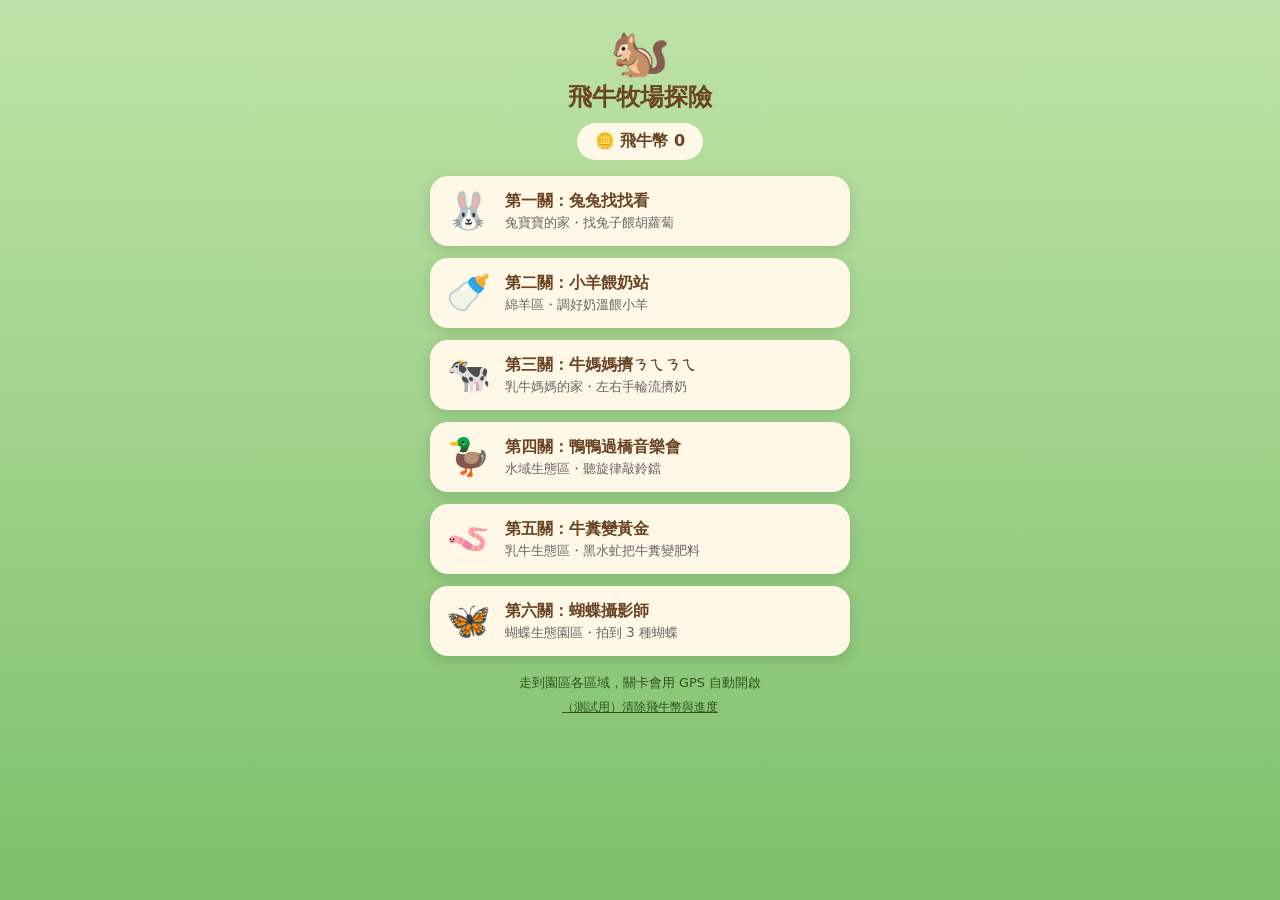
<file: index.html>
<!doctype html>
<html lang="zh-Hant">
<head>
<meta charset="utf-8">
<meta name="viewport" content="width=device-width,initial-scale=1,maximum-scale=1,user-scalable=no">
<title>飛牛牧場探險｜主頁</title>
<style>
  :root{--green:#3f7d3a;--cream:#fff8e7;--brown:#6b4423;--orange:#f08a24;}
  *{box-sizing:border-box}
  body{margin:0;min-height:100vh;font-family:"PingFang TC","Noto Sans TC",system-ui,sans-serif;background:linear-gradient(#bfe3a8,#7cc06a);color:#222;padding:24px 16px}
  .wrap{max-width:420px;margin:0 auto}
  header{text-align:center;margin-bottom:16px}
  h1{margin:0;color:var(--brown);font-size:24px}
  .coins{display:inline-block;margin-top:10px;background:var(--cream);padding:8px 18px;border-radius:999px;font-weight:800;color:var(--brown)}
  .level{display:flex;align-items:center;gap:14px;background:var(--cream);border-radius:18px;padding:14px 16px;margin:12px 0;text-decoration:none;color:inherit;box-shadow:0 4px 14px rgba(0,0,0,.12)}
  .level .icon{font-size:36px}
  .level b{display:block;color:var(--brown)}
  .level small{color:#666}
  .level.locked{opacity:.5;pointer-events:none}
  .done{margin-left:auto;color:var(--green);font-weight:800}
  .note{font-size:13px;color:#33521f;text-align:center;margin-top:18px}
  button{border:0;background:none;color:#33521f;text-decoration:underline;font-size:12px;margin-top:6px}
</style>
</head>
<body>
<div class="wrap">
  <header>
    <div style="font-size:48px">🐿️</div>
    <h1>飛牛牧場探險</h1>
    <div class="coins">🪙 飛牛幣 <span id="coins">0</span></div>
  </header>

  <!-- 關卡清單：檔名固定為 levels/levelN-xxx.html，介面改版時請保留這些連結 -->
  <a class="level" href="levels/level1-rabbit.html" data-level="1">
    <span class="icon">🐰</span>
    <span><b>第一關：兔兔找找看</b><small>兔寶寶的家・找兔子餵胡蘿蔔</small></span>
    <span class="done" id="d1"></span>
  </a>
  <a class="level" href="levels/level2-lamb.html" data-level="2">
    <span class="icon">🍼</span>
    <span><b>第二關：小羊餵奶站</b><small>綿羊區・調好奶溫餵小羊</small></span>
    <span class="done" id="d2"></span>
  </a>
  <a class="level" href="levels/level3-milking.html" data-level="3">
    <span class="icon">🐄</span>
    <span><b>第三關：牛媽媽擠ㄋㄟㄋㄟ</b><small>乳牛媽媽的家・左右手輪流擠奶</small></span>
    <span class="done" id="d3"></span>
  </a>
  <a class="level" href="levels/level4-duck.html" data-level="4">
    <span class="icon">🦆</span>
    <span><b>第四關：鴨鴨過橋音樂會</b><small>水域生態區・聽旋律敲鈴鐺</small></span>
    <span class="done" id="d4"></span>
  </a>
  <a class="level" href="levels/level5-poop.html" data-level="5">
    <span class="icon">🪱</span>
    <span><b>第五關：牛糞變黃金</b><small>乳牛生態區・黑水虻把牛糞變肥料</small></span>
    <span class="done" id="d5"></span>
  </a>
  <a class="level" href="levels/level6-butterfly.html" data-level="6">
    <span class="icon">🦋</span>
    <span><b>第六關：蝴蝶攝影師</b><small>蝴蝶生態園區・拍到 3 種蝴蝶</small></span>
    <span class="done" id="d6"></span>
  </a>

  <p class="note">走到園區各區域，關卡會用 GPS 自動開啟<br>
    <button id="reset">（測試用）清除飛牛幣與進度</button></p>
</div>
<script src="js/store.js"></script>
<script>
  document.getElementById('coins').textContent = Store.getCoins();
  for(let i=1;i<=6;i++){ const d=document.getElementById('d'+i); if(d && Store.isDone(i)) d.textContent='✔ 完成'; }
  document.getElementById('reset').onclick=()=>{ Store.reset(); location.reload(); };
</script>
</body>
</html>
</file>
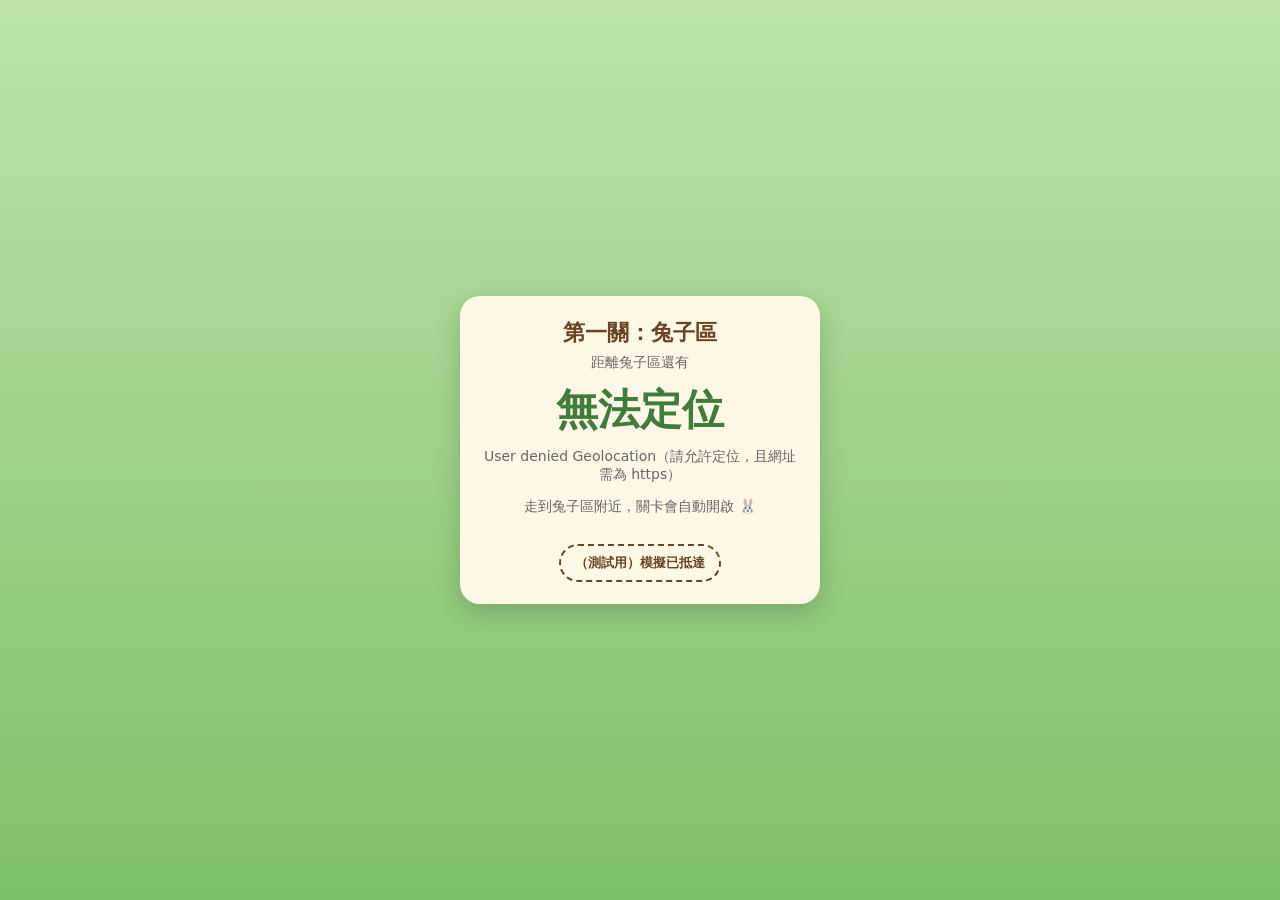
<file: level1-rabbit.html>
<!doctype html>
<html lang="zh-Hant">
<head>
<meta charset="utf-8">
<meta name="viewport" content="width=device-width,initial-scale=1,maximum-scale=1,user-scalable=no">
<title>第一關｜兔兔找找看</title>
<script src="https://aframe.io/releases/1.5.0/aframe.min.js"></script>
<script src="../js/store.js"></script>
<script src="../js/ar-common.js"></script>
<link rel="stylesheet" href="../css/level.css">
</head>
<body>

<video id="cam" playsinline muted autoplay></video>

<!-- 3D 場景（相機畫面在後面，場景背景透明 = 疊加式 AR） -->
<a-scene embedded vr-mode-ui="enabled:false" keyboard-shortcuts="enterVR:false" device-orientation-permission-ui="enabled:false" renderer="alpha:true;antialias:true" loading-screen="enabled:false">
  <a-assets>
    <!-- 兔子模型（Meshy 生成，已壓縮到約 0.7 MB） -->
    <a-asset-item id="rabbitModel" src="../models/rabbit.glb"></a-asset-item>
  </a-assets>
  <a-entity id="cam3d" camera look-controls="magicWindowTrackingEnabled:true;touchEnabled:false" position="0 1.6 0"></a-entity>
  <a-entity id="world"></a-entity>
  <a-entity light="type:ambient;intensity:0.8"></a-entity>
  <a-entity light="type:directional;intensity:0.7" position="1 3 2"></a-entity>
</a-scene>

<!-- 1. GPS 等待畫面 -->
<section id="s-gps" class="screen active">
  <div class="card">
    <h1>第一關：兔子區</h1>
    <div class="muted">距離兔子區還有</div>
    <div class="big" id="dist">定位中…</div>
    <div class="muted" id="acc"></div>
    <p class="muted">走到兔子區附近，關卡會自動開啟 🐰</p>
    <button class="ghost" id="btn-sim">（測試用）模擬已抵達</button>
  </div>
</section>

<!-- 2. 米米開場 -->
<section id="s-intro" class="screen">
  <div class="card">
    <div class="mimi">🐿️</div>
    <div class="bubble">
      嗨！我是導遊<b>松鼠米米</b>～<br>
      兔子區的兔兔們都躲進洞裡了！<br>
      ① 轉動手機，把<b>準心對準兔子洞</b>看一下<br>
      ② 找到兔兔後，<b>往上滑</b>丟胡蘿蔔餵牠 🥕<br>
      餵飽 <b id="need">3</b> 隻兔兔就過關囉！
    </div>
    <button id="btn-start">開始找兔兔！</button>
    <p class="muted">會請求開啟相機與動作感測</p>
  </div>
</section>

<!-- 3. AR HUD -->
<div id="hud">
  <div id="counter">🐰 <span id="fed">0</span> / <span id="total">3</span></div>
  <div id="reticle"></div>
  <button id="btn-carrot" class="action-btn">🥕 丟胡蘿蔔</button>
  <div id="hint">轉動手機找找看地上的兔子洞</div>
</div>

<!-- 4. 過關 -->
<section id="s-win" class="screen">
  <div class="card">
    <div class="mimi">🎉🐰🎉</div>
    <h1>第一關完成！</h1>
    <p>兔兔們都吃飽了，謝謝你～</p>
    <div class="big">+<span id="reward">50</span> 飛牛幣</div>
    <div class="muted">目前共有 <b id="coins">0</b> 飛牛幣</div>
    <button id="btn-back">回到地圖</button>
  </div>
</section>

<div id="toast"></div>

<script>
/* ========= 設定（現場實測後修改） ========= */
const CONFIG = {
  // TODO：到飛牛牧場兔子區用手機量實際座標再填入（目前為暫定值）
  checkpoint: { lat: 24.4905, lng: 120.7245, radius: 25 }, // radius：公尺，GPS 誤差約 5~15m，建議 20~30
  holeCount: 6,        // 兔子洞數量
  rabbitCount: 3,      // 其中有兔子的洞
  holeDistance: 2.6,   // 洞離玩家距離（公尺）
  gazeAngle: 12,       // 準心離洞幾度內算「看著」
  gazeTime: 800,       // 看多久（毫秒）會揭曉
  feedAngle: 22,       // 丟胡蘿蔔時兔子要在幾度內才算丟中
  reward: 50
};

const { $, toast, hint, tween } = FN;
const scene = $('a-scene'), world = $('#world');
let fedCount = 0;
const holes = [];

/* ========= 建立模型（之後可換成 glb） ========= */
function makeRabbit(){
  const r=document.createElement('a-entity');
  // 模型原本約 1.9 公尺高、中心在腰部：縮成 0.3 倍（約 57 公分），再往上移讓屁股貼地
  r.innerHTML=`<a-entity gltf-model="#rabbitModel" scale="0.3 0.3 0.3" position="0 0.29 0"></a-entity>`;
  return r;
}
function makeCarrot(){
  const c=document.createElement('a-entity');
  c.innerHTML=`
    <a-cone radius-bottom="0.06" radius-top="0.005" height="0.3" rotation="180 0 0" color="#f08a24"></a-cone>
    <a-cylinder radius="0.035" height="0.1" position="0 0.19 0" color="#4caf50"></a-cylinder>`;
  return c;
}

function buildLevel(){
  world.innerHTML=''; holes.length=0; fedCount=0;
  $('#fed').textContent=0; $('#total').textContent=CONFIG.rabbitCount;
  const withRabbit=FN.shuffle([...Array(CONFIG.holeCount).keys()]).slice(0,CONFIG.rabbitCount);
  for(let i=0;i<CONFIG.holeCount;i++){
    const ang=(i/CONFIG.holeCount)*Math.PI*2+(Math.random()-.5)*0.4;
    const x=Math.sin(ang)*CONFIG.holeDistance, z=-Math.cos(ang)*CONFIG.holeDistance;
    const el=document.createElement('a-entity');
    el.setAttribute('position',`${x} 0 ${z}`);
    el.setAttribute('rotation',`0 ${FN.faceOrigin(x,z)} 0`); // 讓兔子面向玩家
    el.innerHTML=`
      <a-circle class="pit" radius="0.45" rotation="-90 0 0" color="#3b2a1a"></a-circle>
      <a-ring radius-inner="0.45" radius-outer="0.62" rotation="-90 0 0" position="0 0.01 0" color="#8a6a40"></a-ring>`;
    const hole={el, rabbit:null, hasRabbit:withRabbit.includes(i), state:'hidden', gaze:0};
    if(hole.hasRabbit){
      hole.rabbit=makeRabbit();
      el.appendChild(hole.rabbit);
      hole.rabbit.addEventListener('loaded',()=>{ hole.rabbit.object3D.position.y=-1; hole.rabbit.object3D.visible=false; });
    }
    world.appendChild(el);
    holes.push(hole);
  }
  hint('轉動手機找找看地上的兔子洞，把準心對準洞口');
}

/* ========= 每一幀：視線判定 ========= */
let last=performance.now();
function loop(now){
  const dt=now-last; last=now;
  if(FN.running){
    const hidden=holes.filter(h=>h.state==='hidden');
    const {item:best, angle} = FN.closestToCenter(hidden, h=>h.el.object3D);
    holes.forEach(h=>{ if(h!==best) h.gaze=0; });
    if(best && angle<CONFIG.gazeAngle){
      best.gaze+=dt; FN.setRing(best.gaze/CONFIG.gazeTime);
      if(best.gaze>=CONFIG.gazeTime){ FN.setRing(0); reveal(best); }
    } else FN.setRing(0);
    // 等待餵食的兔兔輕輕晃動
    holes.forEach(h=>{ if(h.state==='hungry') h.rabbit.object3D.rotation.z=Math.sin(now/250)*0.08; });
  }
  requestAnimationFrame(loop);
}
requestAnimationFrame(loop);

/* ========= 揭曉兔子洞 ========= */
function reveal(h){
  FN.vibrate(60);
  if(h.hasRabbit){
    h.state='hungry';
    const o=h.rabbit.object3D; o.visible=true;
    tween(450, p=>{ const e=1-Math.pow(1-p,3); o.position.y=-1+e*1.08; }, ()=>tween(150,p=>{o.position.y=0.08-0.08*p;}));
    FN.sfxGood();
    toast('找到兔兔了！🐰');
    hint('往上滑動，把胡蘿蔔丟給兔兔 🥕');
  }else{
    h.state='empty';
    h.el.querySelector('.pit').setAttribute('color','#7a6a55');
    toast('這個洞是空的…再找找別的洞');
  }
}

/* ========= 滑動丟胡蘿蔔 ========= */
function throwCarrot(){
  if(!FN.running) return;
  const cv=FN.camVectors(); if(!cv) return;
  const fwd=cv.fwd.clone(), camPos=cv.pos.clone();
  const hungry=holes.filter(h=>h.state==='hungry');
  const {item:target, angle} = FN.closestToCenter(hungry, h=>h.rabbit.object3D, 0.5);
  const hit = target && angle<CONFIG.feedAngle;

  const start=camPos.clone().add(fwd.clone().multiplyScalar(0.5)); start.y-=0.3;
  const end=new THREE.Vector3();
  if(hit){ target.rabbit.object3D.getWorldPosition(end); end.y+=0.55; target.state='feeding'; }
  else { end.copy(camPos).add(fwd.clone().multiplyScalar(3)); end.y=Math.max(0,end.y); }

  const carrot=makeCarrot(); scene.appendChild(carrot);
  carrot.object3D.position.copy(start);
  tween(500, p=>{
    carrot.object3D.position.lerpVectors(start,end,p);
    carrot.object3D.position.y+=Math.sin(p*Math.PI)*0.5;
    carrot.object3D.rotation.x=p*Math.PI*4;
  }, ()=>{
    carrot.parentNode && carrot.parentNode.removeChild(carrot);
    if(hit) fed(target); else toast(holes.some(h=>h.state==='hungry')?'沒丟中～對準兔兔再試一次':'先找到兔兔再餵牠喔');
  });
}
function fed(h){
  h.state='fed'; fedCount++;
  $('#fed').textContent=fedCount;
  FN.vibrate([40,40,40]); FN.sfxGood();
  toast('兔兔吃得好開心 ❤️');
  const o=h.rabbit.object3D; o.rotation.z=0;
  tween(900, p=>{ o.position.y=Math.abs(Math.sin(p*Math.PI*3))*0.3; });
  if(fedCount>=CONFIG.rabbitCount){ FN.running=false; setTimeout(FN.finishLevel,1300); }
  else hint(`還有 ${CONFIG.rabbitCount-fedCount} 隻兔兔在等你，繼續找！`);
}

let ty=0, tt=0;
window.addEventListener('touchstart',e=>{ ty=e.touches[0].clientY; tt=performance.now(); },{passive:true});
window.addEventListener('touchend',e=>{
  const dy=e.changedTouches[0].clientY-ty;
  if(dy<-50 && performance.now()-tt<700) throwCarrot();
},{passive:true});
// 電腦測試用：滑鼠拖曳轉視角，按 F 或空白鍵丟
window.addEventListener('keydown',e=>{ if(e.key==='f'||e.key==='F'||e.code==='Space'){ e.preventDefault(); throwCarrot(); } });
$('#btn-carrot').addEventListener('click',e=>{ e.stopPropagation(); throwCarrot(); });

/* ========= 啟動 ========= */
$('#need').textContent=CONFIG.rabbitCount;
FN.init({ level:1, checkpoint:CONFIG.checkpoint, reward:CONFIG.reward, onStart:buildLevel });
</script>
</body>
</html>
</file>
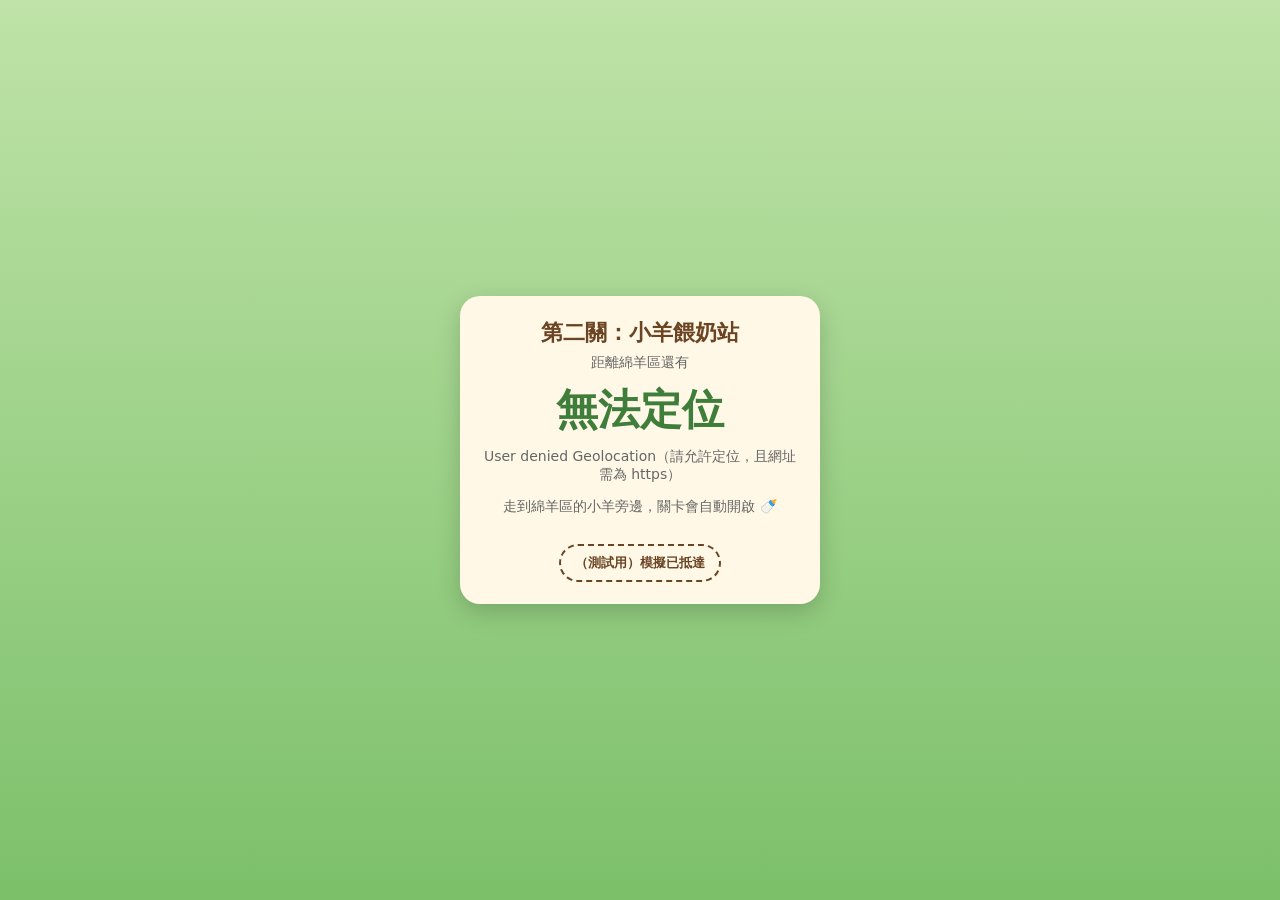
<file: level2-lamb.html>
<!doctype html>
<html lang="zh-Hant">
<head>
<meta charset="utf-8">
<meta name="viewport" content="width=device-width,initial-scale=1,maximum-scale=1,user-scalable=no">
<title>第二關｜小羊餵奶站</title>
<script src="https://aframe.io/releases/1.5.0/aframe.min.js"></script>
<script src="../js/store.js"></script>
<script src="../js/ar-common.js"></script>
<link rel="stylesheet" href="../css/level.css">
<style>
  /* 奶瓶溫度計 */
  #thermo{position:absolute;right:14px;top:50%;transform:translateY(-50%);width:62px;pointer-events:none;text-align:center}
  #thermo .tube{position:relative;margin:0 auto;width:26px;height:230px;border-radius:13px;border:3px solid #fff;
    background:linear-gradient(to top,#4aa3df 0%,#9ad0ec 35%,#ffe08a 55%,#f08a24 75%,#d9534f 100%);box-shadow:0 2px 10px rgba(0,0,0,.35)}
  #thermo .zone{position:absolute;left:-8px;right:-8px;border:3px solid #3fbf3f;border-radius:6px;background:rgba(63,191,63,.25)}
  #thermo .mark{position:absolute;left:-12px;right:-12px;height:4px;background:#222;border-radius:2px;transition:bottom .15s}
  #thermo .val{margin-top:8px;background:rgba(255,248,231,.92);border-radius:10px;padding:4px 0;font-weight:800;color:var(--brown);font-size:15px}
  #thermo .label{font-size:12px;color:#fff;text-shadow:0 1px 3px #000;margin-bottom:6px}
  .water{position:absolute;bottom:calc(96px + env(safe-area-inset-bottom));pointer-events:auto;margin:0;padding:12px 14px;font-size:15px;box-shadow:0 4px 14px rgba(0,0,0,.3)}
  #btn-hot{left:12px;background:#d9534f}
  #btn-cold{right:12px;background:#4aa3df}
  #btn-feed{bottom:calc(150px + env(safe-area-inset-bottom))}
</style>
</head>
<body>

<video id="cam" playsinline muted autoplay></video>

<a-scene embedded vr-mode-ui="enabled:false" keyboard-shortcuts="enterVR:false" device-orientation-permission-ui="enabled:false" renderer="alpha:true;antialias:true" loading-screen="enabled:false">
  <a-assets>
    <!-- 小羊模型 models/lamb.glb，在 makeLamb() 載入 -->
  </a-assets>
  <a-entity id="cam3d" camera look-controls="magicWindowTrackingEnabled:true;touchEnabled:false" position="0 1.6 0">
    <!-- 跟著鏡頭的奶瓶 -->
    <a-entity id="bottle" position="-0.3 -0.3 -1" rotation="0 0 20">
      <a-cylinder radius="0.06" height="0.2" color="#ffffff" opacity="0.85"></a-cylinder>
      <a-cylinder id="milk" radius="0.055" height="0.15" position="0 -0.02 0" color="#fffaf0"></a-cylinder>
      <a-cylinder radius="0.063" height="0.03" position="0 0.11 0" color="#8ad0f0"></a-cylinder>
      <a-cone radius-bottom="0.035" radius-top="0.012" height="0.07" position="0 0.16 0" color="#f3c89b"></a-cone>
    </a-entity>
  </a-entity>
  <a-entity id="world"></a-entity>
  <a-entity light="type:ambient;intensity:0.8"></a-entity>
  <a-entity light="type:directional;intensity:0.7" position="1 3 2"></a-entity>
</a-scene>

<!-- 1. GPS 等待 -->
<section id="s-gps" class="screen active">
  <div class="card">
    <h1>第二關：小羊餵奶站</h1>
    <div class="muted">距離綿羊區還有</div>
    <div class="big" id="dist">定位中…</div>
    <div class="muted" id="acc"></div>
    <p class="muted">走到綿羊區的小羊旁邊，關卡會自動開啟 🍼</p>
    <button class="ghost" id="btn-sim">（測試用）模擬已抵達</button>
  </div>
</section>

<!-- 2. 米米開場 -->
<section id="s-intro" class="screen">
  <div class="card">
    <div class="mimi">🐿️</div>
    <div class="bubble">
      咩～咩～小羊們肚子餓了！<br>
      小羊的胃很敏感，奶<b>太冷會拉肚子、太燙會燙傷</b>。<br>
      每瓶奶的溫度都不一樣，<b>有時太冰、有時太燙</b>！<br>
      ① 看溫度計，判斷要按 <b>🔥加熱水</b> 還是 <b>❄️加冷水</b>，把溫度調到<b style="color:#2e9e2e">綠色區間</b><br>
      ② 把<b>準心對準</b>頭上有 ⬇️ 的小羊，按 <b>🍼餵奶</b><br>
      餵飽 <b id="need">3</b> 隻小羊就過關！
    </div>
    <button id="btn-start">開始餵小羊！</button>
    <p class="muted">會請求開啟相機與動作感測</p>
  </div>
</section>

<!-- 3. AR HUD -->
<div id="hud">
  <div id="counter">🐑 <span id="fed">0</span> / <span id="total">3</span></div>
  <div id="reticle"></div>
  <div id="thermo">
    <div class="label">奶瓶溫度</div>
    <div class="tube"><div class="zone" id="zone"></div><div class="mark" id="mark"></div></div>
    <div class="val"><span id="temp">25</span>°C</div>
  </div>
  <button id="btn-hot" class="water">🔥 加熱水</button>
  <button id="btn-cold" class="water">❄️ 加冷水</button>
  <button id="btn-feed" class="action-btn">🍼 餵奶</button>
  <div id="hint">先把奶瓶溫度調到綠色區間</div>
</div>

<!-- 4. 過關 -->
<section id="s-win" class="screen">
  <div class="card">
    <div class="mimi">🍼🐑🍼</div>
    <h1>第二關完成！</h1>
    <p>小羊們喝得飽飽的，謝謝你～</p>
    <div class="big">+<span id="reward">50</span> 飛牛幣</div>
    <div class="muted">目前共有 <b id="coins">0</b> 飛牛幣</div>
    <div class="fact">🐿️ <b>米米小知識</b><br>
      餵小羊的奶要調到接近羊媽媽體溫的溫度，小羊喝了才不會肚子痛。<br>
      加熱水的時候「剛剛好就好」，不浪費熱水，也是在節省能源、愛護地球喔！</div>
    <button id="btn-back">回到地圖</button>
  </div>
</section>

<div id="toast"></div>

<script>
/* ========= 設定（現場實測後修改） ========= */
const CONFIG = {
  // TODO：到飛牛牧場綿羊區（小羊餵奶處）用手機量實際座標再填入（目前為暫定值）
  checkpoint: { lat: 24.4912, lng: 120.7253, radius: 30 },
  lambCount: 3,          // 小羊數量
  // TODO：請牧場確認小羊喝奶的適當溫度，再調整這個區間
  goodTemp: [38, 41],    // 綠色區間（°C）
  startTemp: [15, 60],   // 每瓶新奶的起始溫度範圍（不會直接落在綠色區間）
  hotStep: 4,            // 加一次熱水升幾度
  coldStep: 3,           // 加一次冷水降幾度
  scale: [10, 60],       // 溫度計刻度範圍
  feedAngle: 20,         // 準心離小羊幾度內算對準
  lambDistance: [2.2, 3.0],
  reward: 50
};

const { $, toast, hint, tween } = FN;
const world=$('#world');
let fedCount=0, temp=25;
const lambs=[];

/* ========= 小羊模型（之後可換成 glb） ========= */
function makeLamb(){
  const l=document.createElement('a-entity');
  // 小羊模型（models/lamb.glb）：原本約 1.9 公尺高，縮成 0.33 倍（約 63 公分），往上移讓腳貼地
  l.innerHTML=`<a-entity gltf-model="url(../models/lamb.glb)" scale="0.33 0.33 0.33" position="0 0.31 0"></a-entity>`;
  return l;
}
/* 頭上的「肚子餓」標記 */
function makeMarker(){
  const m=document.createElement('a-entity');
  m.innerHTML=`<a-cone radius-bottom="0.09" radius-top="0" height="0.18" rotation="180 0 0" color="#f08a24"></a-cone>`;
  m.setAttribute('position','0 0.85 0');
  return m;
}
function makeHeart(){
  const h=document.createElement('a-entity');
  h.innerHTML=`
    <a-sphere radius="0.05" position="-0.035 0 0" color="#ff5c8a"></a-sphere>
    <a-sphere radius="0.05" position="0.035 0 0" color="#ff5c8a"></a-sphere>
    <a-cone radius-bottom="0.07" radius-top="0" height="0.09" position="0 -0.05 0" rotation="180 0 0" color="#ff5c8a"></a-cone>`;
  return h;
}

/* ========= 建立關卡 ========= */
function buildLevel(){
  world.innerHTML=''; lambs.length=0; fedCount=0;
  $('#fed').textContent=0; $('#total').textContent=CONFIG.lambCount;
  const n=CONFIG.lambCount;
  for(let i=0;i<n;i++){
    // 小羊分布在玩家前方左右兩側（約 ±110°），要轉身找
    const deg=(n===1?0:(i/(n-1)-0.5)*220)+FN.rand(-12,12);
    const ang=THREE.MathUtils.degToRad(deg), dist=FN.rand(...CONFIG.lambDistance);
    const x=Math.sin(ang)*dist, z=-Math.cos(ang)*dist;
    const pivot=document.createElement('a-entity');
    pivot.setAttribute('position',`${x} 0 ${z}`);
    pivot.setAttribute('rotation',`0 ${FN.faceOrigin(x,z)} 0`);
    const body=makeLamb(), marker=makeMarker();
    pivot.appendChild(body); pivot.appendChild(marker);
    world.appendChild(pivot);
    lambs.push({pivot, body, marker, state:'hungry', phase:Math.random()*10, hopAt:-1e9});
  }
  newBottle();
  hintForTemp();
}

/* ========= 溫度計 ========= */
const [S0,S1]=CONFIG.scale;
const pct=t=>Math.max(0,Math.min(100,(t-S0)/(S1-S0)*100));
$('#zone').style.bottom=pct(CONFIG.goodTemp[0])+'%';
$('#zone').style.height=(pct(CONFIG.goodTemp[1])-pct(CONFIG.goodTemp[0]))+'%';
function inRange(){ return temp>=CONFIG.goodTemp[0] && temp<=CONFIG.goodTemp[1]; }
function drawTemp(){
  $('#temp').textContent=Math.round(temp);
  $('#mark').style.bottom=`calc(${pct(temp)}% - 2px)`;
  $('#temp').parentNode.style.color = inRange() ? '#2e9e2e' : (temp>CONFIG.goodTemp[1] ? '#d9534f' : '#4aa3df');
  // 奶瓶裡的奶顏色：冷偏藍、熱偏橘
  const milk=$('#milk');
  if(milk) milk.setAttribute('color', inRange() ? '#fffaf0' : (temp>CONFIG.goodTemp[1] ? '#ffd2b0' : '#e3f1ff'));
}
/** 新的一瓶奶：整數溫度，隨機落在綠色區間以外（有時太冰、有時太燙） */
function newBottle(){
  const [lo,hi]=CONFIG.startTemp, [g0,g1]=CONFIG.goodTemp;
  const opts=[]; for(let t=lo;t<=hi;t++) if(t<g0||t>g1) opts.push(t);
  temp=opts[Math.floor(Math.random()*opts.length)];
  drawTemp();
}
function hintForTemp(){
  if(inRange()) hint('溫度剛剛好！把準心對準肚子餓的小羊，按 🍼 餵奶');
  else if(temp>CONFIG.goodTemp[1]) hint('太燙了！按 ❄️ 加冷水');
  else hint('太冰了！按 🔥 加熱水');
}
function addWater(delta){
  if(!FN.running) return;
  temp=Math.max(S0, Math.min(S1, temp+delta));
  FN.tone(delta>0?520:340, 0.12, 'triangle', 0.15);
  const b=$('#bottle').object3D; tween(200,p=>{ b.rotation.z=THREE.MathUtils.degToRad(20-Math.sin(p*Math.PI)*15); });
  drawTemp();
  hintForTemp();
}

/* ========= 每一幀：對準判定、小羊動畫 ========= */
let last=performance.now(), aimed=null;
function loop(now){
  last=now;
  if(FN.running){
    // 準心對準的小羊
    const hungry=lambs.filter(l=>l.state==='hungry');
    const {item, angle}=FN.closestToCenter(hungry, l=>l.body.object3D, 0.35);
    aimed = (item && angle<CONFIG.feedAngle) ? item : null;
    FN.setRing(aimed?1:0);
    // 小羊動畫：輕輕晃、標記上下浮動
    lambs.forEach(l=>{
      const hop=Math.max(0,1-(now-l.hopAt)/500);
      l.body.object3D.position.y=Math.sin(hop*Math.PI)*0.25;
      l.body.object3D.rotation.z = l.state==='hungry' ? Math.sin(now/300+l.phase)*0.05 : 0;
      if(l.marker.object3D) l.marker.object3D.position.y=0.85+Math.sin(now/250+l.phase)*0.05;
    });
  }
  requestAnimationFrame(loop);
}
requestAnimationFrame(loop);

/* ========= 餵奶 ========= */
function feed(){
  if(!FN.running) return;
  if(!aimed){ toast('先把準心對準頭上有 ⬇️ 的小羊'); return; }
  const l=aimed;
  if(temp>CONFIG.goodTemp[1]){ FN.sfxBad(); toast('好燙！小羊不敢喝 🥵 加點冷水'); l.hopAt=performance.now(); return; }
  if(temp<CONFIG.goodTemp[0]){ FN.sfxBad(); toast('太冰了，小羊會拉肚子 🥶 加點熱水'); l.hopAt=performance.now(); return; }

  l.state='fed'; fedCount++;
  $('#fed').textContent=fedCount;
  l.marker.parentNode && l.marker.parentNode.removeChild(l.marker);
  FN.vibrate([40,40,40]); FN.sfxGood();
  toast('咕嚕咕嚕～小羊喝得好開心 ❤️');
  l.hopAt=performance.now();
  // 冒出愛心
  const heart=makeHeart(); heart.setAttribute('position','0 0.8 0.2'); l.pivot.appendChild(heart);
  tween(1200,p=>{ heart.object3D.position.y=0.8+p*0.6; const s=1+p*0.5; heart.object3D.scale.set(s,s,s); },
        ()=>heart.parentNode && heart.parentNode.removeChild(heart));

  if(fedCount>=CONFIG.lambCount){ FN.running=false; setTimeout(FN.finishLevel,1300); return; }
  newBottle();
  setTimeout(()=>toast(`換一瓶新的奶！還有 ${CONFIG.lambCount-fedCount} 隻小羊在等`, 1800), 1500);
  hintForTemp();
}

/* ========= 按鈕 ========= */
$('#btn-hot').addEventListener('click',e=>{ e.stopPropagation(); addWater(CONFIG.hotStep); });
$('#btn-cold').addEventListener('click',e=>{ e.stopPropagation(); addWater(-CONFIG.coldStep); });
$('#btn-feed').addEventListener('click',e=>{ e.stopPropagation(); feed(); });
// 電腦測試：H 加熱水、C 加冷水、F 或空白鍵餵奶
window.addEventListener('keydown',e=>{
  if(e.key==='h'||e.key==='H') addWater(CONFIG.hotStep);
  if(e.key==='c'||e.key==='C') addWater(-CONFIG.coldStep);
  if(e.key==='f'||e.key==='F'||e.code==='Space'){ e.preventDefault(); feed(); }
});

/* ========= 啟動 ========= */
$('#need').textContent=CONFIG.lambCount;
FN.init({ level:2, checkpoint:CONFIG.checkpoint, reward:CONFIG.reward,
          onStart:buildLevel });
</script>
</body>
</html>
</file>
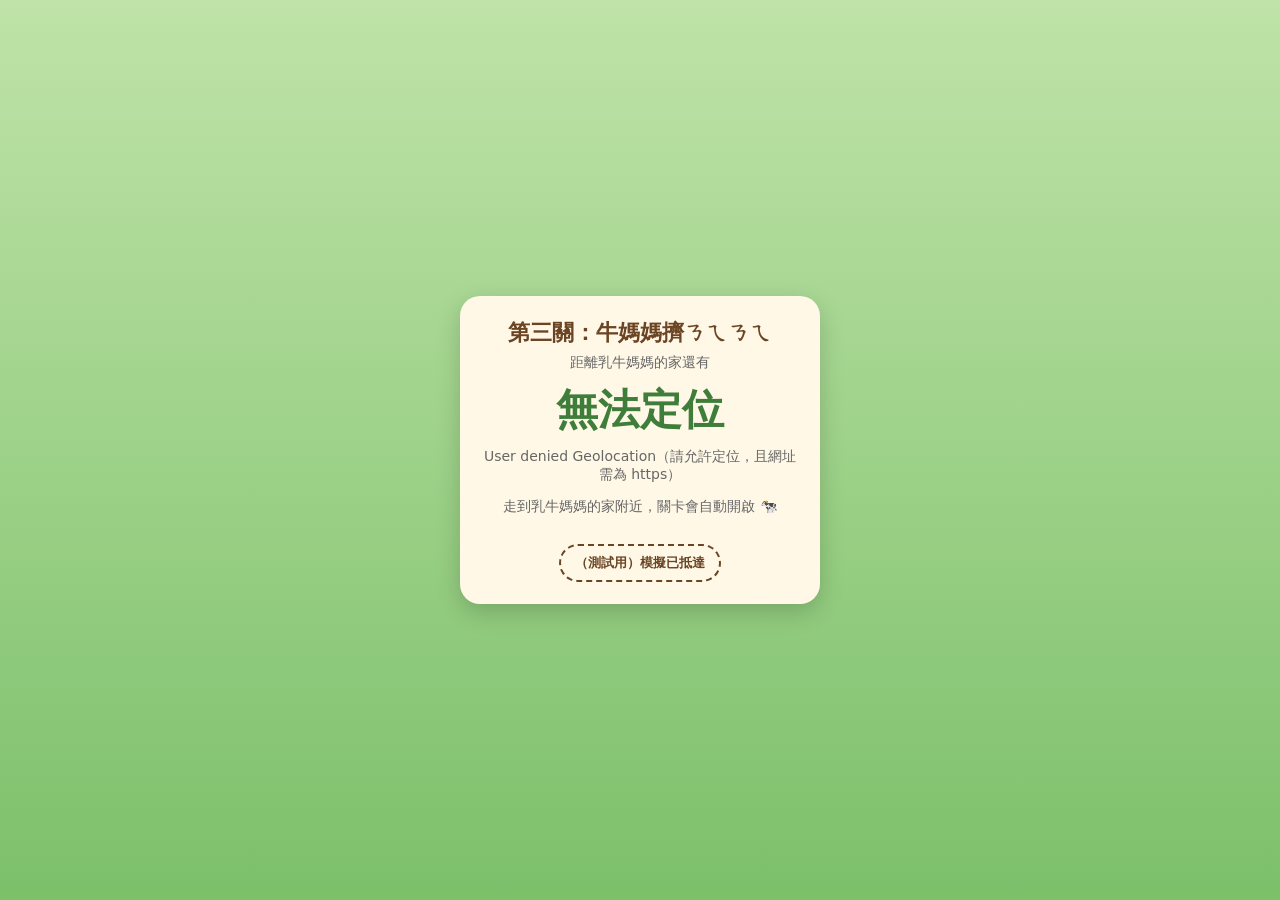
<file: level3-milking.html>
<!doctype html>
<html lang="zh-Hant">
<head>
<meta charset="utf-8">
<meta name="viewport" content="width=device-width,initial-scale=1,maximum-scale=1,user-scalable=no">
<title>第三關｜牛媽媽擠ㄋㄟㄋㄟ</title>
<script src="https://aframe.io/releases/1.5.0/aframe.min.js"></script>
<script src="../js/store.js"></script>
<script src="../js/ar-common.js"></script>
<script src="../js/farm-models.js"></script>
<link rel="stylesheet" href="../css/level.css">
<style>
  .hand{position:absolute;bottom:calc(96px + env(safe-area-inset-bottom));pointer-events:auto;margin:0;width:42%;padding:18px 0;font-size:18px;box-shadow:0 4px 14px rgba(0,0,0,.3);transition:transform .08s}
  .hand:active{transform:scale(.94)}
  #btn-left{left:5%}
  #btn-right{right:5%}
  .hand.next{outline:4px solid #fff;outline-offset:-4px}
  .breeds{display:flex;gap:8px;margin-top:10px}
  .breeds div{flex:1;background:#fff;border-radius:12px;padding:8px;font-size:13px;line-height:1.5}
</style>
</head>
<body>

<video id="cam" playsinline muted autoplay></video>

<a-scene embedded vr-mode-ui="enabled:false" keyboard-shortcuts="enterVR:false" device-orientation-permission-ui="enabled:false" renderer="alpha:true;antialias:true" loading-screen="enabled:false">
  <a-assets>
    <!-- 乳牛模型 models/cow.glb 由 js/farm-models.js 載入 -->
  </a-assets>
  <a-entity id="cam3d" camera look-controls="magicWindowTrackingEnabled:true;touchEnabled:false" position="0 1.6 0"></a-entity>
  <a-entity id="world"></a-entity>
  <a-entity light="type:ambient;intensity:0.8"></a-entity>
  <a-entity light="type:directional;intensity:0.7" position="1 3 2"></a-entity>
</a-scene>

<!-- 1. GPS 等待 -->
<section id="s-gps" class="screen active">
  <div class="card">
    <h1>第三關：牛媽媽擠ㄋㄟㄋㄟ</h1>
    <div class="muted">距離乳牛媽媽的家還有</div>
    <div class="big" id="dist">定位中…</div>
    <div class="muted" id="acc"></div>
    <p class="muted">走到乳牛媽媽的家附近，關卡會自動開啟 🐄</p>
    <button class="ghost" id="btn-sim">（測試用）模擬已抵達</button>
  </div>
</section>

<!-- 2. 米米開場 -->
<section id="s-intro" class="screen">
  <div class="card">
    <div class="mimi">🐿️</div>
    <div class="bubble">
      歡迎來到<b>乳牛媽媽的家</b>！今天要請你幫牛媽媽擠ㄋㄟㄋㄟ 🥛<br>
      擠奶的祕訣是：手比出 <b>👌 OK 手勢</b>，握住乳頭用力擠！<br>
      ① 把鏡頭對準牛媽媽的乳房<br>
      ② <b>左手、右手輪流</b>按下面的 👌 按鈕<br>
      &nbsp;&nbsp;&nbsp;&nbsp;（同一隻手一直擠是擠不出來的喔）<br>
      把桶子裝滿就過關！
    </div>
    <button id="btn-start">開始擠奶！</button>
    <p class="muted">會請求開啟相機與動作感測</p>
  </div>
</section>

<!-- 3. AR HUD -->
<div id="hud">
  <div id="counter">🥛 <span id="milk">0</span> / <span id="goal">12</span></div>
  <div id="reticle"></div>
  <button id="btn-left" class="hand">👌 左手</button>
  <button id="btn-right" class="hand">右手 👌</button>
  <div id="hint">把鏡頭對準牛媽媽的乳房</div>
</div>

<!-- 4. 過關 -->
<section id="s-win" class="screen">
  <div class="card">
    <div class="mimi">🥛🐄🥛</div>
    <h1>第三關完成！</h1>
    <p>桶子裝滿了，牛媽媽說謝謝你～哞！</p>
    <div class="big">+<span id="reward">50</span> 飛牛幣</div>
    <div class="muted">目前共有 <b id="coins">0</b> 飛牛幣</div>
    <div class="fact">🐿️ <b>米米小知識：飛牛牧場的兩種乳牛</b>
      <div class="breeds">
        <div><b>荷蘭牛</b><br>身上是黑白斑點，是最常見的乳牛。</div>
        <div><b>娟姍牛</b><br>全身是黃褐色，個子比較小。</div>
      </div>
      在牧場擠牛奶前要先洗手消毒，再比 OK 手勢輕輕用力擠，牛媽媽才會舒服喔！
    </div>
    <button id="btn-back">回到地圖</button>
  </div>
</section>

<div id="toast"></div>

<script>
/* ========= 設定（現場實測後修改） ========= */
const CONFIG = {
  // TODO：到飛牛牧場乳牛媽媽的家用手機量實際座標再填入（目前為暫定值）
  checkpoint: { lat: 24.4903, lng: 120.7236, radius: 30 },
  milkNeed: 12,          // 擠幾下桶子會滿
  aimAngle: 25,          // 鏡頭離乳房幾度內算對準
  cowDistance: 3.0,
  reward: 50
};
const BREEDS = { holstein:'荷蘭牛', jersey:'娟姍牛' };

const { $, toast, hint, tween } = FN;
const { makeCow, makeBucket } = FarmModels;
const world=$('#world');
let cow=null, bucketEl=null, bucketMilk=null, milk=0, lastHand=null, breed='holstein';

/* ========= 建立關卡 ========= */
function buildLevel(){
  world.innerHTML=''; milk=0; lastHand=null;
  const pivot=document.createElement('a-entity');
  pivot.setAttribute('position',`0.15 0 ${-CONFIG.cowDistance}`);   // 牛稍微偏右，讓乳房在畫面中間
  cow=makeCow(); pivot.appendChild(cow);   // 荷蘭牛模型（models/cow.glb）
  const bucket=makeBucket(); bucket.setAttribute('position','-0.15 0 0.85');   // 放在牛媽媽肚子旁邊
  pivot.appendChild(bucket);
  bucketEl=bucket;
  bucket.addEventListener('loaded',()=>{ bucketMilk=bucket.querySelector('.milk'); });
  world.appendChild(pivot);
  $('#goal').textContent=CONFIG.milkNeed; $('#milk').textContent=0;
  markNext(null);
  toast(`今天的牛媽媽是${BREEDS[breed]} 🐄`, 2200);
  hint('把鏡頭對準牛媽媽的乳房，左右手輪流按 👌');
}

/* ========= 對準乳房 ========= */
let aimed=false;
function udderObj(){ const u=cow && cow.querySelector('.udder'); return u && u.object3D; }
function loop(now){
  if(FN.running){
    const u=udderObj();
    if(u && FN.camVectors()){ aimed = FN.viewAngle(u) < CONFIG.aimAngle; FN.setRing(aimed?1:0); }
    // 牛媽媽輕輕晃動
    if(cow && cow.object3D) cow.object3D.rotation.y=Math.sin(now/900)*0.04;
  }
  requestAnimationFrame(loop);
}
requestAnimationFrame(loop);

/* ========= 左右手輪流擠 ========= */
function markNext(hand){
  // 提示下一次該按哪一隻手（第一次兩邊都可以）
  $('#btn-left').classList.toggle('next', hand!=='left');
  $('#btn-right').classList.toggle('next', hand!=='right');
}
function squeeze(hand){
  if(!FN.running) return;
  if(!aimed){ toast('先把鏡頭對準牛媽媽的乳房'); return; }
  if(hand===lastHand){
    FN.sfxBad(); FN.vibrate(80);
    toast(`換${hand==='left'?'右':'左'}手擠擠看 👌`);
    return;
  }
  lastHand=hand; milk++;
  $('#milk').textContent=milk;
  markNext(hand);
  FN.vibrate(25); FN.tone(620+milk*25,0.08,'triangle',0.15);
  squirt(hand);
  if(milk>=CONFIG.milkNeed){
    FN.running=false; FN.setRing(0);
    setTimeout(()=>{ FN.tone(130,0.8,'sawtooth',0.12); toast('哞～桶子裝滿了！🥛',2000); }, 400);
    setTimeout(FN.finishLevel, 2200);
  }else if(milk===Math.floor(CONFIG.milkNeed/2)){
    hint('很好！擠到一半了，繼續左右輪流');
  }
}
/* 奶從乳頭射進桶子 */
function squirt(hand){
  // 從乳房位置噴出（左手偏後、右手偏前）
  const from=new THREE.Vector3(); cow.querySelector('.udder').object3D.getWorldPosition(from);
  from.x += hand==='left' ? -0.06 : 0.06;
  // 桶子位置（噴奶的終點）
  const to0=new THREE.Vector3(); bucketEl.object3D.getWorldPosition(to0); to0.y=0.25;
  for(let k=0;k<3;k++){
    const d=document.createElement('a-sphere');
    d.setAttribute('radius','0.022'); d.setAttribute('color','#ffffff');
    world.appendChild(d);
    const to=to0.clone(); to.x+=FN.rand(-0.05,0.05); to.z+=FN.rand(-0.05,0.05);
    d.object3D.position.copy(from);
    setTimeout(()=>tween(320,p=>{ d.object3D.position.lerpVectors(from,to,p); d.object3D.position.y+=Math.sin(p*Math.PI)*0.12; },()=>{
      d.parentNode&&d.parentNode.removeChild(d);
      if(k===2 && bucketMilk){ const h=0.01+0.26*(milk/CONFIG.milkNeed); bucketMilk.setAttribute('height',h); bucketMilk.setAttribute('position',`0 ${h/2+0.005} 0`); }
    }), k*50);
  }
}

/* ========= 操作 ========= */
$('#btn-left').addEventListener('click',e=>{ e.stopPropagation(); squeeze('left'); });
$('#btn-right').addEventListener('click',e=>{ e.stopPropagation(); squeeze('right'); });
// 電腦測試：← → 方向鍵或 A／D 鍵
window.addEventListener('keydown',e=>{
  if(e.key==='ArrowLeft'||e.key==='a'||e.key==='A') squeeze('left');
  if(e.key==='ArrowRight'||e.key==='d'||e.key==='D') squeeze('right');
});

/* ========= 啟動 ========= */
FN.init({ level:3, checkpoint:CONFIG.checkpoint, reward:CONFIG.reward, onStart:buildLevel });
</script>
</body>
</html>
</file>
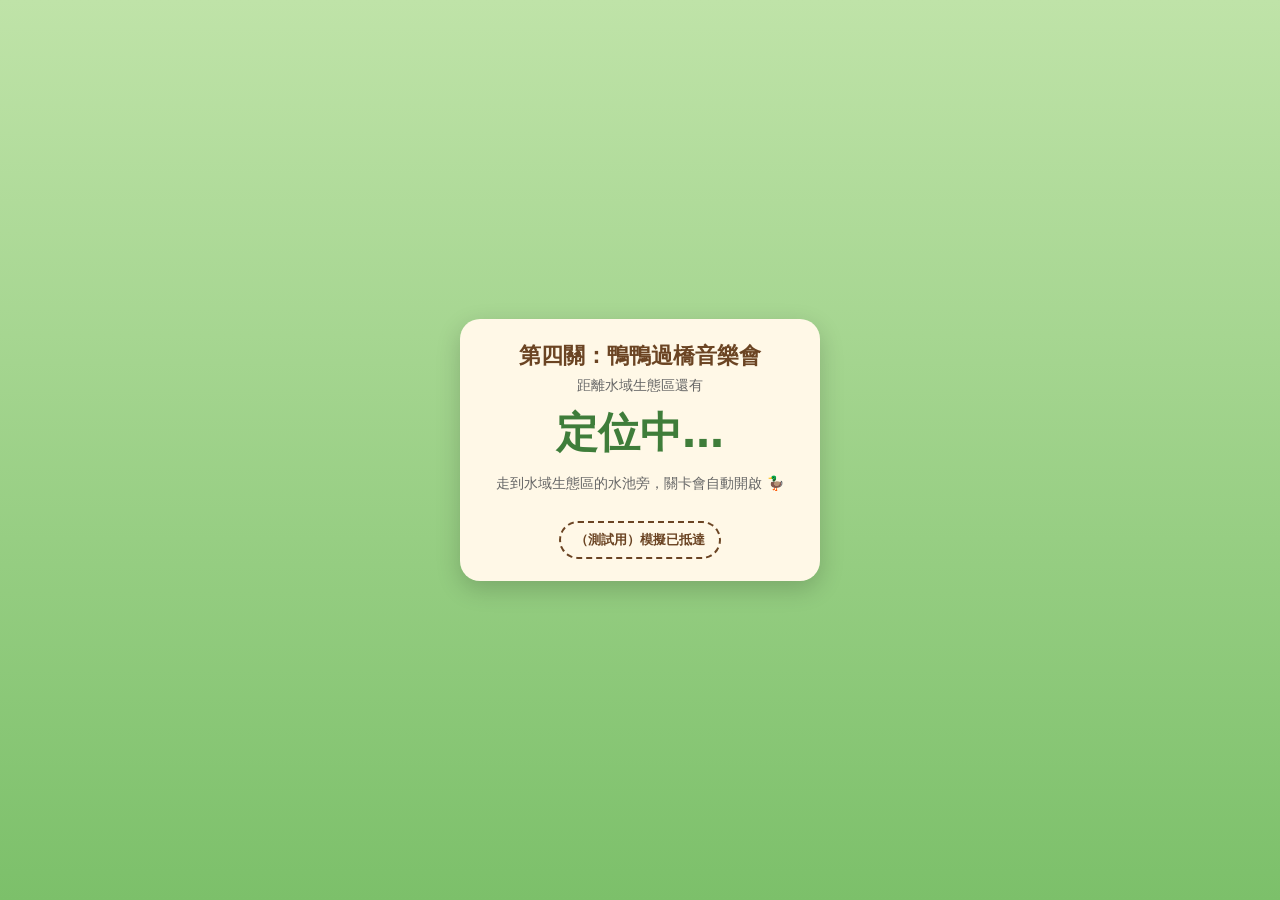
<file: level4-duck.html>
<!doctype html>
<html lang="zh-Hant">
<head>
<meta charset="utf-8">
<meta name="viewport" content="width=device-width,initial-scale=1,maximum-scale=1,user-scalable=no">
<title>第四關｜鴨鴨過橋音樂會</title>
<script src="https://aframe.io/releases/1.5.0/aframe.min.js"></script>
<script src="../js/store.js"></script>
<script src="../js/ar-common.js"></script>
<link rel="stylesheet" href="../css/level.css">
<style>
  /* 旋律譜 */
  #melody{position:absolute;top:calc(64px + env(safe-area-inset-top));left:50%;transform:translateX(-50%);display:flex;gap:6px;background:rgba(255,248,231,.92);padding:8px 10px;border-radius:16px}
  /* 題目隱藏：平常只有圓點，敲對亮起；被提示的音才顯示音名與顏色 */
  #melody .n{width:34px;height:34px;border-radius:50%;display:flex;align-items:center;justify-content:center;font-weight:800;font-size:13px;color:#fff;background:#d8cfbb;border:3px solid transparent}
  #melody .n.now{border-color:var(--brown);transform:scale(1.12)}
  #melody .n.ok{background:#f2c94c}
  #melody .n.reveal{box-shadow:0 0 0 3px #fff inset}
  #btn-listen{position:absolute;right:12px;bottom:calc(96px + env(safe-area-inset-bottom));pointer-events:auto;margin:0;padding:12px 14px;font-size:15px;background:#6aa84f;box-shadow:0 4px 14px rgba(0,0,0,.3)}
  #btn-ring{left:38%}
  .shake{animation:shake .35s}
  @keyframes shake{25%{transform:translateX(calc(-50% - 6px))}75%{transform:translateX(calc(-50% + 6px))}}
</style>
</head>
<body>

<video id="cam" playsinline muted autoplay></video>

<a-scene embedded vr-mode-ui="enabled:false" keyboard-shortcuts="enterVR:false" device-orientation-permission-ui="enabled:false" renderer="alpha:true;antialias:true" loading-screen="enabled:false">
  <a-assets>
    <!-- 之後放鴨子模型，例如：
    <a-asset-item id="duckModel" src="../models/duck.glb"></a-asset-item> -->
  </a-assets>
  <a-entity id="cam3d" camera look-controls="magicWindowTrackingEnabled:true;touchEnabled:false" position="0 1.6 0"></a-entity>
  <a-entity id="world"></a-entity>
  <a-entity light="type:ambient;intensity:0.8"></a-entity>
  <a-entity light="type:directional;intensity:0.7" position="1 3 2"></a-entity>
</a-scene>

<!-- 1. GPS 等待 -->
<section id="s-gps" class="screen active">
  <div class="card">
    <h1>第四關：鴨鴨過橋音樂會</h1>
    <div class="muted">距離水域生態區還有</div>
    <div class="big" id="dist">定位中…</div>
    <div class="muted" id="acc"></div>
    <p class="muted">走到水域生態區的水池旁，關卡會自動開啟 🦆</p>
    <button class="ghost" id="btn-sim">（測試用）模擬已抵達</button>
  </div>
</section>

<!-- 2. 米米開場 -->
<section id="s-intro" class="screen">
  <div class="card">
    <div class="mimi">🐿️</div>
    <div class="bubble">
      呱呱～小鴨想過橋回到池塘對面的家！<br>
      牠只聽得懂<b>音樂</b>，你的四周有 4 個鈴鐺：<br>
      <b style="color:#e74c3c">Do</b>、<b style="color:#f39c12">Re</b>、<b style="color:#d4ac0d">Mi</b>、<b style="color:#27ae60">Fa</b><br>
      ① 按 <b>🔊聽旋律</b>，仔細聽是哪幾個音（題目是祕密喔！）<br>
      ② 轉身找到對的鈴鐺，<b>準心對準</b>後按 <b>🔔敲鈴鐺</b>（或直接點鈴鐺）<br>
      每敲對一個音，小鴨就往前走一步！<br>
      同一個音連續敲錯 2 次，米米會偷偷告訴你答案～
    </div>
    <button id="btn-start">開始音樂會！</button>
    <p class="muted">會請求開啟相機與動作感測，請打開手機聲音 🔊</p>
  </div>
</section>

<!-- 3. AR HUD -->
<div id="hud">
  <div id="counter">🦆 <span id="step">0</span> / <span id="len">7</span></div>
  <div id="melody"></div>
  <div id="reticle"></div>
  <button id="btn-ring" class="action-btn">🔔 敲鈴鐺</button>
  <button id="btn-listen">🔊 聽旋律</button>
  <div id="hint">先按 🔊 聽一次旋律</div>
</div>

<!-- 4. 過關 -->
<section id="s-win" class="screen">
  <div class="card">
    <div class="mimi">🦆🎵🦆</div>
    <h1>第四關完成！</h1>
    <p>小鴨跟著你的音樂，平安過橋回家了～</p>
    <div class="big">+<span id="reward">50</span> 飛牛幣</div>
    <div class="muted">目前共有 <b id="coins">0</b> 飛牛幣</div>
    <div class="fact">🐿️ <b>米米小知識</b><br>
      池塘是鴨子的家，牠們在水裡游泳、找食物。<br>
      不在水池邊亂丟垃圾、不把飲料倒進水裡，乾淨的水才能讓鴨鴨和其他小動物健康長大喔！</div>
    <button id="btn-back">回到地圖</button>
  </div>
</section>

<div id="toast"></div>

<script>
/* ========= 設定（現場實測後修改） ========= */
const CONFIG = {
  // TODO：到飛牛牧場水域生態區用手機量實際座標再填入（目前為暫定值）
  checkpoint: { lat: 24.4895, lng: 120.7255, radius: 30 },
  melody: ['Do','Mi','Fa','Mi','Re','Do','Re'],   // 要彈的旋律（團隊筆記的範例）
  bellAngles: [-120, -40, 40, 120],              // 4 個鈴鐺在玩家四周的角度（0 = 正前方）
  bellDistance: 2.4,
  aimAngle: 16,          // 準心離鈴鐺幾度內算對準
  reward: 50
};
// 音名、頻率（C5 大調）、顏色
const NOTES = {
  Do:{freq:523.25, color:'#e74c3c'},
  Re:{freq:587.33, color:'#f39c12'},
  Mi:{freq:659.25, color:'#d4ac0d'},
  Fa:{freq:698.46, color:'#27ae60'}
};

const { $, toast, hint, tween } = FN;
const world=$('#world');
let step=0, duck=null, busy=false, wrongStreak=0;
const revealed=new Set();   // 已經被提示（公開）的題目位置
const bells=[];
// 小鴨路線：從玩家前方出發，走過小橋到池塘對面（z 越小越遠）
const PATH_START=new THREE.Vector3(0,0,-2.3), PATH_END=new THREE.Vector3(0,0,-6.9);

/* ========= 模型（之後可換成 glb） ========= */
function makeDuck(){
  const d=document.createElement('a-entity');
  // 換成模型時：d.setAttribute('gltf-model','#duckModel'); 並刪掉下面 innerHTML
  d.innerHTML=`
    <a-sphere radius="0.2" scale="1 0.8 1.3" position="0 0.2 0" color="#fffdf5"></a-sphere>
    <a-sphere radius="0.08" scale="0.5 0.6 1.4" position="0.17 0.24 0" color="#f2efe4"></a-sphere>
    <a-sphere radius="0.08" scale="0.5 0.6 1.4" position="-0.17 0.24 0" color="#f2efe4"></a-sphere>
    <a-cone radius-bottom="0.06" radius-top="0" height="0.12" position="0 0.28 0.26" rotation="-60 0 0" color="#fffdf5"></a-cone>
    <a-entity class="head" position="0 0.42 -0.18">
      <a-sphere radius="0.13" color="#fffdf5"></a-sphere>
      <a-cone radius-bottom="0.05" radius-top="0.02" height="0.12" position="0 -0.02 -0.15" rotation="-90 0 0" scale="1.4 1 0.6" color="#f39c12"></a-cone>
      <a-sphere radius="0.02" position="0.07 0.04 -0.1" color="#111"></a-sphere>
      <a-sphere radius="0.02" position="-0.07 0.04 -0.1" color="#111"></a-sphere>
    </a-entity>
    <a-box width="0.08" height="0.02" depth="0.1" position="0.07 0.01 -0.03" color="#f39c12"></a-box>
    <a-box width="0.08" height="0.02" depth="0.1" position="-0.07 0.01 -0.03" color="#f39c12"></a-box>`;
  return d;
}
function makeBell(name){
  const n=NOTES[name];
  const b=document.createElement('a-entity');
  b.innerHTML=`
    <a-cylinder radius="0.02" height="1.3" position="0 -0.75 0" color="#8a6a40"></a-cylinder>
    <a-entity class="swing">
      <a-cone radius-bottom="0.2" radius-top="0.07" height="0.28" position="0 0 0" color="${n.color}" metalness="0.4" roughness="0.3"></a-cone>
      <a-sphere radius="0.075" position="0 0.15 0" color="${n.color}" metalness="0.4" roughness="0.3"></a-sphere>
      <a-torus radius="0.2" radius-tubular="0.015" rotation="90 0 0" position="0 -0.14 0" color="#ffffff"></a-torus>
      <a-sphere radius="0.045" position="0 -0.17 0" color="#555"></a-sphere>
    </a-entity>
    <a-text value="${name}" align="center" color="#ffffff" width="2.2" position="0 0.38 0" side="double"></a-text>
    <a-circle radius="0.14" position="0 0.38 -0.01" color="${n.color}" side="double"></a-circle>`;
  return b;
}
function makePondAndBridge(){
  const g=document.createElement('a-entity');
  g.innerHTML=`
    <a-circle radius="2.0" rotation="-90 0 0" position="0 0.01 -4.6" color="#4aa3df" opacity="0.8"></a-circle>
    <a-ring radius-inner="2.0" radius-outer="2.2" rotation="-90 0 0" position="0 0.012 -4.6" color="#8bc34a"></a-ring>
    <a-box width="0.6" height="0.08" depth="4.6" position="0 0.06 -4.6" color="#a0703c"></a-box>
    <a-box width="0.05" height="0.25" depth="4.6" position="0.3 0.2 -4.6" color="#7a5228"></a-box>
    <a-box width="0.05" height="0.25" depth="4.6" position="-0.3 0.2 -4.6" color="#7a5228"></a-box>
    <a-cone radius-bottom="0.3" radius-top="0" height="0.45" position="0.7 0.52 -7.2" color="#c0392b"></a-cone>
    <a-box width="0.55" height="0.35" depth="0.45" position="0.7 0.17 -7.2" color="#f5deb3"></a-box>`;
  return g;
}

/* ========= 建立關卡 ========= */
function buildLevel(){
  world.innerHTML=''; bells.length=0; step=0; busy=false; wrongStreak=0; revealed.clear();
  world.appendChild(makePondAndBridge());
  // 4 個鈴鐺隨機分配到四個方向，每次玩都不一樣
  const names=FN.shuffle(Object.keys(NOTES));
  CONFIG.bellAngles.forEach((deg,i)=>{
    const ang=THREE.MathUtils.degToRad(deg+FN.rand(-8,8));
    const x=Math.sin(ang)*CONFIG.bellDistance, z=-Math.cos(ang)*CONFIG.bellDistance;
    const el=makeBell(names[i]);
    el.setAttribute('position',`${x} 1.45 ${z}`);
    el.setAttribute('rotation',`0 ${FN.faceOrigin(x,z)} 0`);
    const bell={el, name:names[i], ringAt:-1e9};
    el.__bell=bell;
    world.appendChild(el); bells.push(bell);
  });
  duck=makeDuck(); duck.setAttribute('position',`${PATH_START.x} 0.1 ${PATH_START.z}`);
  world.appendChild(duck);
  drawMelody();
  hint('先按 🔊 聽一次旋律，再轉身找鈴鐺');
}
function drawMelody(){
  $('#len').textContent=CONFIG.melody.length; $('#step').textContent=step;
  // 只有被提示過的音才顯示音名和顏色，其他都是圓點（敲對的會亮起來）
  $('#melody').innerHTML=CONFIG.melody.map((n,i)=>{
    const show=revealed.has(i);
    const cls=['n', i<step?'ok':'', i===step?'now':'', show?'reveal':''].join(' ');
    return `<div class="${cls}" ${show?`style="background:${NOTES[n].color}"`:''}>${show?n:''}</div>`;
  }).join('');
}

/* ========= 聲音 ========= */
function ringSound(name){ FN.tone(NOTES[name].freq, 0.9); }
function playMelody(){
  FN.unlockAudio();
  if(busy) return;
  busy=true;
  CONFIG.melody.forEach((n,i)=>setTimeout(()=>{
    ringSound(n);
    const els=$('#melody').children; [...els].forEach((e,k)=>e.classList.toggle('now',k===i));
  }, i*550));
  setTimeout(()=>{ busy=false; drawMelody(); hint(`第 ${step+1} 個音是哪一個鈴鐺？轉身找找看`); }, CONFIG.melody.length*550+200);
}

/* ========= 每一幀 ========= */
let aimed=null;
function loop(now){
  if(FN.running){
    const {item, angle}=FN.closestToCenter(bells, b=>b.el.object3D, 0);
    aimed=(item && angle<CONFIG.aimAngle)?item:null;
    FN.setRing(aimed?1:0);
    bells.forEach(b=>{
      const s=b.el.querySelector('.swing'); if(!s||!s.object3D) return;
      const k=Math.max(0,1-(now-b.ringAt)/700);               // 敲下去會晃
      s.object3D.rotation.z=Math.sin((now-b.ringAt)/60)*0.5*k;
      const sc=(b===aimed?1.18:1); s.object3D.scale.set(sc,sc,sc);  // 對準時變大
    });
    if(duck && duck.object3D){
      const head=duck.querySelector('.head');
      if(head && head.object3D) head.object3D.rotation.x=Math.sin(now/400)*0.1;
    }
  }
  requestAnimationFrame(loop);
}
requestAnimationFrame(loop);

/* ========= 敲鈴鐺 ========= */
function ring(bell){
  if(!FN.running || busy) return;
  bell = bell || aimed;
  if(!bell){ toast('先把準心對準一個鈴鐺'); return; }
  bell.ringAt=performance.now();
  ringSound(bell.name); FN.vibrate(30);
  const want=CONFIG.melody[step];
  if(bell.name===want){
    step++; wrongStreak=0; drawMelody();
    moveDuck();
    if(step>=CONFIG.melody.length){
      FN.running=false;
      toast('完美的旋律！小鴨過橋了 🎵',2200);
      setTimeout(celebrate, 800);
    }else{
      hint(`答對了！接著敲第 ${step+1} 個音`);
    }
  }else{
    setTimeout(FN.sfxBad, 250);
    wrongStreak++;
    if(wrongStreak>=2 && !revealed.has(step)){
      // 同一個音連續錯 2 次：只公開目前這一個音
      revealed.add(step); drawMelody();
      toast('米米偷偷告訴你：看看上面亮起來的那一格 🐿️', 2200);
      hint(`第 ${step+1} 個音已經顯示在上面了，找到那個鈴鐺吧`);
    }else{
      toast('好像不是這個音，再聽一次旋律吧');
      hint('不確定的話，按 🔊 再聽一次旋律');
    }
    const m=$('#melody'); m.classList.remove('shake'); void m.offsetWidth; m.classList.add('shake');
    // 小鴨搖頭
    tween(500,p=>{ duck.object3D.rotation.y=Math.sin(p*Math.PI*4)*0.4*(1-p); });
  }
}
function moveDuck(){
  const o=duck.object3D, from=o.position.clone();
  const to=PATH_START.clone().lerp(PATH_END, step/CONFIG.melody.length); to.y=0.1;
  tween(500,p=>{ o.position.lerpVectors(from,to,p); o.position.y=0.1+Math.abs(Math.sin(p*Math.PI*2))*0.08; });
}
function celebrate(){
  // 小鴨開心跳，旋律再播一次
  const o=duck.object3D;
  CONFIG.melody.forEach((n,i)=>setTimeout(()=>ringSound(n), i*300));
  tween(2000,p=>{ o.position.y=0.1+Math.abs(Math.sin(p*Math.PI*6))*0.25; o.rotation.y=p*Math.PI*2; });
  setTimeout(FN.finishLevel, 2600);
}

/* ========= 操作 ========= */
$('#btn-ring').addEventListener('click',e=>{ e.stopPropagation(); ring(); });
$('#btn-listen').addEventListener('click',e=>{ e.stopPropagation(); playMelody(); });
function tapAt(x,y){
  const hit=FN.pick(world,x,y,el=>!!el.__bell);
  if(hit){ ring(hit.el.__bell); return true; }
  return false;
}
let lastTouch=0;
window.addEventListener('touchstart',e=>{
  lastTouch=performance.now();
  if(!FN.running || e.target.closest('button')) return;
  const t=e.changedTouches[0]; tapAt(t.clientX,t.clientY);
},{passive:true});
window.addEventListener('click',e=>{
  if(!FN.running || e.target.closest('button') || performance.now()-lastTouch<800) return;
  tapAt(e.clientX,e.clientY);
});
// 電腦測試：F 或空白鍵敲鈴鐺、L 聽旋律
window.addEventListener('keydown',e=>{
  if(e.key==='f'||e.key==='F'||e.code==='Space'){ e.preventDefault(); ring(); }
  if(e.key==='l'||e.key==='L') playMelody();
});

/* ========= 啟動 ========= */
FN.init({ level:4, checkpoint:CONFIG.checkpoint, reward:CONFIG.reward, onStart:buildLevel });
</script>
</body>
</html>
</file>
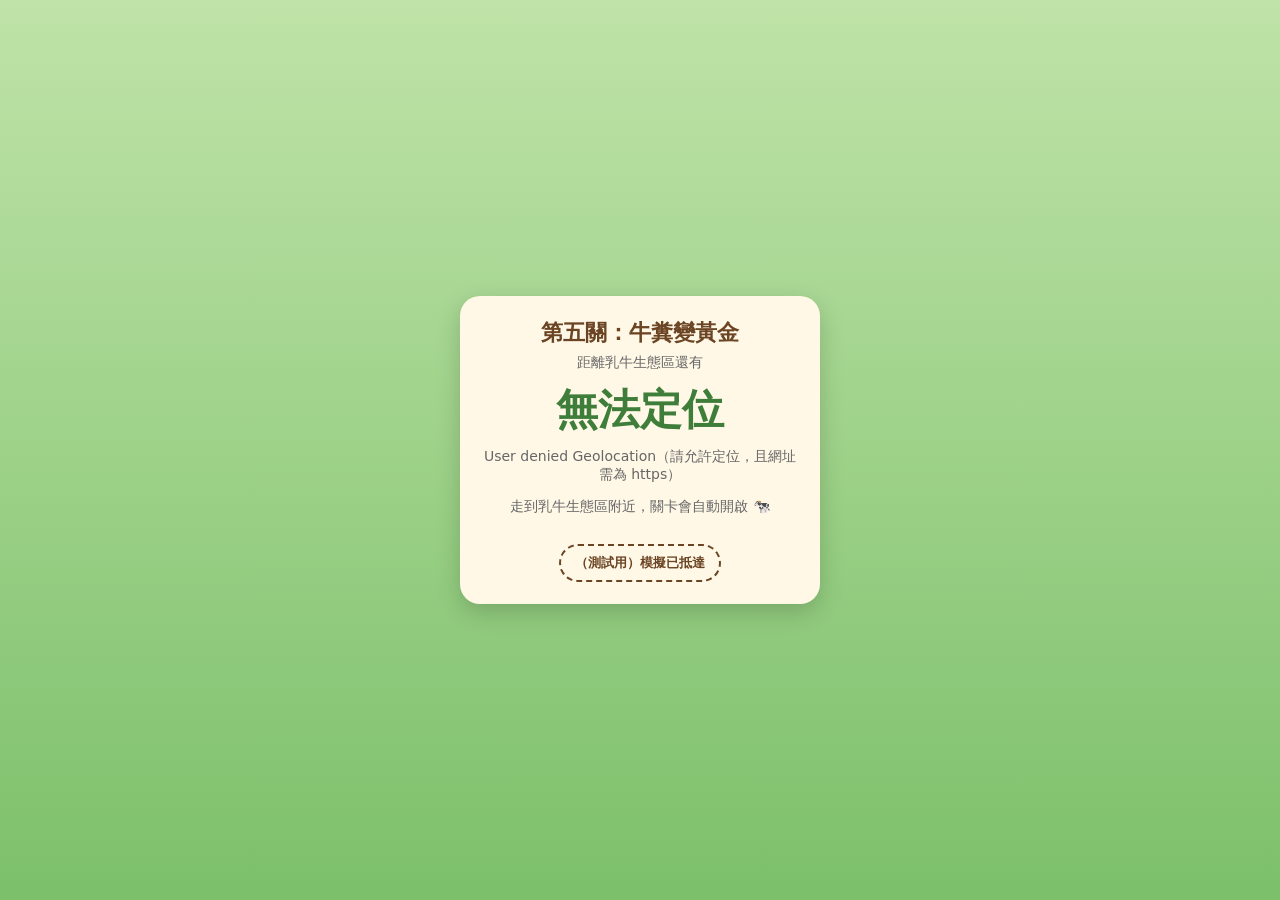
<file: level5-poop.html>
<!doctype html>
<html lang="zh-Hant">
<head>
<meta charset="utf-8">
<meta name="viewport" content="width=device-width,initial-scale=1,maximum-scale=1,user-scalable=no">
<title>第五關｜牛糞變黃金</title>
<script src="https://aframe.io/releases/1.5.0/aframe.min.js"></script>
<script src="../js/store.js"></script>
<script src="../js/ar-common.js"></script>
<script src="../js/farm-models.js"></script>
<link rel="stylesheet" href="../css/level.css">
<style>
  .cycle{display:flex;flex-wrap:wrap;justify-content:center;align-items:center;gap:4px;margin-top:10px;font-size:13px;font-weight:700;color:var(--brown)}
  .cycle span.step{background:#fff;border-radius:10px;padding:4px 8px}
</style>
</head>
<body>

<video id="cam" playsinline muted autoplay></video>

<a-scene embedded vr-mode-ui="enabled:false" keyboard-shortcuts="enterVR:false" device-orientation-permission-ui="enabled:false" renderer="alpha:true;antialias:true" loading-screen="enabled:false">
  <a-assets>
    <!-- 乳牛模型 models/cow.glb 由 js/farm-models.js 載入 -->
  </a-assets>
  <a-entity id="cam3d" camera look-controls="magicWindowTrackingEnabled:true;touchEnabled:false" position="0 1.6 0">
    <!-- 跟著鏡頭的鏟子，鏟起來的牛糞會堆在鏟子上 -->
    <a-entity id="shovel" position="0.3 -0.45 -0.9" rotation="-25 -20 10">
      <a-cylinder radius="0.012" height="0.45" position="0 -0.12 0.18" rotation="70 0 0" color="#a0703c"></a-cylinder>
      <a-box width="0.2" height="0.012" depth="0.18" position="0 -0.05 -0.05" color="#8a96a0"></a-box>
      <a-entity id="load"></a-entity>
    </a-entity>
  </a-entity>
  <a-entity id="world"></a-entity>
  <a-entity light="type:ambient;intensity:0.8"></a-entity>
  <a-entity light="type:directional;intensity:0.7" position="1 3 2"></a-entity>
</a-scene>

<!-- 1. GPS 等待 -->
<section id="s-gps" class="screen active">
  <div class="card">
    <h1>第五關：牛糞變黃金</h1>
    <div class="muted">距離乳牛生態區還有</div>
    <div class="big" id="dist">定位中…</div>
    <div class="muted" id="acc"></div>
    <p class="muted">走到乳牛生態區附近，關卡會自動開啟 🐄</p>
    <button class="ghost" id="btn-sim">（測試用）模擬已抵達</button>
  </div>
</section>

<!-- 2. 米米開場 -->
<section id="s-intro" class="screen">
  <div class="card">
    <div class="mimi">🐿️</div>
    <div class="bubble">
      哞～乳牛吃飽便便了 💩，牛糞可不是垃圾喔！<br>
      ① 對準地上的牛糞，按 <b>🧹鏟起來</b><br>
      ② 轉身找到<b>黑水虻幼蟲的飼養箱</b>，對準後按 <b>📥倒進去</b><br>
      ③ 看幼蟲把牛糞吃光光，變成<b>有機肥料</b>！<br>
      把 <b id="need">3</b> 堆牛糞都處理完就過關。<br>
      <span class="muted">（也可以直接用手指點畫面上的東西）</span>
    </div>
    <button id="btn-start">開始幫忙！</button>
    <p class="muted">會請求開啟相機與動作感測</p>
  </div>
</section>

<!-- 3. AR HUD -->
<div id="hud">
  <div id="counter">🧹 鏟起 <span id="carry">0</span>　🪱 處理 <span id="done">0</span> / <span id="total">3</span></div>
  <div id="reticle"></div>
  <button id="btn-act" class="action-btn">🧹 鏟起來</button>
  <div id="hint">對準地上的牛糞，按 🧹 鏟起來</div>
</div>

<!-- 4. 過關 -->
<section id="s-win" class="screen">
  <div class="card">
    <div class="mimi">🪱🌱💩</div>
    <h1>第五關完成！</h1>
    <p>牛糞都變成有機肥料了～</p>
    <div class="big">+<span id="reward">50</span> 飛牛幣</div>
    <div class="muted">目前共有 <b id="coins">0</b> 飛牛幣</div>
    <div class="fact">🐿️ <b>米米小知識：資源循環</b><br>
      吃牛糞的是黑水虻的<b>幼蟲</b>，牠們很會吃有機廢棄物。幼蟲吃完排出的「蟲糞沙」就是很好的有機肥料，可以拿去種牧草、種蔬菜。<br>
      飛牛牧場也會利用牛糞來改良土壤、種有機蔬菜，牛糞一點都不浪費！
      <div class="cycle">
        <span class="step">💩 牛糞</span>→<span class="step">🪱 黑水虻幼蟲</span>→<span class="step">🌱 有機肥料</span>→<span class="step">🌿 牧草・蔬菜</span>→<span class="step">🐄 乳牛</span>
      </div>
    </div>
    <button id="btn-back">回到地圖</button>
  </div>
</section>

<div id="toast"></div>

<script>
/* ========= 設定（現場實測後修改） ========= */
const CONFIG = {
  // TODO：到飛牛牧場乳牛生態區用手機量實際座標再填入（目前為暫定值）
  checkpoint: { lat: 24.4900, lng: 120.7240, radius: 30 },
  pileCount: 3,          // 牛糞堆數量
  eatTime: 2200,         // 幼蟲吃完一堆牛糞要幾毫秒
  aimAngle: 18,          // 準心離目標幾度內算對準
  cowDistance: 3.4,
  binAngle: 160,         // 飼養箱在玩家身後的方向（度，0 = 正前方）
  binDistance: 1.9,
  reward: 50
};

const { $, toast, hint, tween } = FN;
const { makeCow, makePoop, makeLarva, makeFertilizer } = FarmModels;
const world=$('#world');
let cow=null, bin=null, binMound=null, carried=0, processed=0, inBin=0, eating=false;
const piles=[];   // {el, state:'ground'|'carried'|'bin'}

/* ========= 黑水虻幼蟲飼養箱 ========= */
function makeBin(){
  const b=document.createElement('a-entity');
  b.innerHTML=`
    <a-box width="0.9" height="0.08" depth="0.6" position="0 0.04 0" color="#7a5228"></a-box>
    <a-box width="0.9" height="0.4" depth="0.04" position="0 0.24 0.28" color="#a0703c"></a-box>
    <a-box width="0.9" height="0.4" depth="0.04" position="0 0.24 -0.28" color="#a0703c"></a-box>
    <a-box width="0.04" height="0.4" depth="0.6" position="0.43 0.24 0" color="#a0703c"></a-box>
    <a-box width="0.04" height="0.4" depth="0.6" position="-0.43 0.24 0" color="#a0703c"></a-box>
    <a-box width="0.82" height="0.06" depth="0.52" position="0 0.3 0" color="#6b5137"></a-box>
    <a-box width="0.5" height="0.18" depth="0.02" position="0 0.62 0.29" color="#fff8e7"></a-box>
    <a-cylinder radius="0.015" height="0.25" position="0 0.47 0.29" color="#7a5228"></a-cylinder>`;
  return b;
}

/* ========= 建立關卡 ========= */
function buildLevel(){
  world.innerHTML=''; piles.length=0; carried=0; processed=0; inBin=0; eating=false;
  $('#load').innerHTML='';
  // 乳牛在正前方
  const pivot=document.createElement('a-entity');
  pivot.setAttribute('position',`0 0 ${-CONFIG.cowDistance}`);
  cow=makeCow(); pivot.appendChild(cow); world.appendChild(pivot);

  // 飼養箱在玩家身後，要轉身才看得到
  const ba=THREE.MathUtils.degToRad(CONFIG.binAngle);
  const bx=Math.sin(ba)*CONFIG.binDistance, bz=-Math.cos(ba)*CONFIG.binDistance;
  bin=makeBin(); bin.setAttribute('position',`${bx} 0 ${bz}`); bin.setAttribute('rotation',`0 ${FN.faceOrigin(bx,bz)} 0`);
  bin.__target={type:'bin'};
  // 箱子裡的幼蟲（一直在扭）
  const larvae=document.createElement('a-entity'); larvae.setAttribute('class','larvae');
  for(let k=0;k<14;k++){
    const l=makeLarva(); l.setAttribute('position',`${FN.rand(-0.33,0.33)} 0.35 ${FN.rand(-0.2,0.2)}`); l.setAttribute('rotation',`0 ${Math.random()*360} 0`);
    larvae.appendChild(l);
  }
  bin.appendChild(larvae);
  binMound=makePoop(); binMound.setAttribute('position','0 0.3 0'); binMound.setAttribute('scale','0.001 0.001 0.001');
  bin.appendChild(binMound);
  world.appendChild(bin);

  // 乳牛便便：牛糞散在玩家前方左右
  const n=CONFIG.pileCount;
  for(let i=0;i<n;i++){
    const deg=(n===1?0:(i/(n-1)-0.5)*130)+FN.rand(-10,10);
    const ang=THREE.MathUtils.degToRad(deg), dist=FN.rand(1.7,2.3);
    const x=Math.sin(ang)*dist, z=-Math.cos(ang)*dist;
    const el=makePoop(); el.setAttribute('position',`${x} 0 ${z}`); el.setAttribute('scale','0.01 0.01 0.01');
    const pile={el, state:'ground'}; el.__target=pile;
    world.appendChild(el); piles.push(pile);
    setTimeout(()=>{ FN.tone(110,0.4,'sawtooth',0.1); tween(400,p=>{ const s=0.01+p; el.object3D.scale.set(s,s,s); }); }, 400+i*350);
  }
  $('#total').textContent=n; updateCounter();
  hint('對準地上的牛糞，按 🧹 鏟起來');
}
function updateCounter(){ $('#carry').textContent=carried; $('#done').textContent=processed; }

/* ========= 對準判定 ========= */
let aimed=null;
function updateAim(){
  if(!FN.camVectors()) return;
  const cands=piles.filter(p=>p.state==='ground').map(p=>({type:'pile', pile:p, obj:p.el.object3D, yOff:0.15}));
  if(bin) cands.push({type:'bin', obj:bin.object3D, yOff:0.3});
  let best=null, bestA=999;
  cands.forEach(c=>{ const a=FN.viewAngle(c.obj, c.yOff); if(a<bestA){bestA=a;best=c;} });
  aimed=(best && bestA<CONFIG.aimAngle)?best:null;
  FN.setRing(aimed?1:0);
  $('#btn-act').textContent = (aimed&&aimed.type==='bin') || (!aimed && carried>0 && !piles.some(p=>p.state==='ground'))
    ? '📥 倒進去' : '🧹 鏟起來';
}

/* ========= 動作 ========= */
function act(target){
  if(!FN.running) return;
  target=target||aimed;
  if(!target){ toast(carried>0 ? '轉身找黑水虻幼蟲的飼養箱' : '先把準心對準地上的牛糞'); return; }
  if(target.type==='pile') shovel(target.pile);
  else if(target.type==='bin') pour();
}

/* ① 鏟牛糞 */
function shovel(pile){
  if(pile.state!=='ground') return;
  pile.state='carried'; carried++; updateCounter();
  FN.vibrate(30); FN.tone(300,0.12,'triangle',0.15);
  const o=pile.el.object3D;
  tween(350,p=>{ const s=1-p; o.scale.set(s,s,s); o.position.y=p*0.4; },()=>pile.el.parentNode&&pile.el.parentNode.removeChild(pile.el));
  // 鏟子上多一坨
  const blob=document.createElement('a-sphere');
  blob.setAttribute('radius','0.035'); blob.setAttribute('color','#5b3a1e'); blob.setAttribute('scale','1.3 0.7 1.1');
  blob.setAttribute('position',`${FN.rand(-0.05,0.05)} ${-0.02+carried*0.025} ${-0.05+FN.rand(-0.03,0.03)}`);
  $('#load').appendChild(blob);
  if(piles.some(p=>p.state==='ground')){ toast('鏟起來了！'); hint('繼續鏟，或轉身把牛糞倒進黑水虻幼蟲的飼養箱'); }
  else { toast('牛糞都鏟起來了！'); hint('轉身找到黑水虻幼蟲的飼養箱，按 📥 倒進去'); }
}

/* ② 倒進飼養箱 */
function pour(){
  if(carried===0){ toast(piles.some(p=>p.state==='ground')?'鏟子是空的，先去鏟牛糞':'牛糞都處理好了，等幼蟲吃完～'); return; }
  const n=carried; carried=0; inBin+=n; updateCounter();
  piles.filter(p=>p.state==='carried').forEach(p=>p.state='bin');
  $('#load').innerHTML='';
  FN.vibrate([30,30]); FN.tone(200,0.2,'sawtooth',0.1);
  toast('倒進去了！幼蟲開動囉 🪱');
  setMound();
  if(!eating) eatNext();
}
function setMound(){
  // 箱子裡的牛糞堆：越多堆越大，吃完就消失
  const from=binMound.object3D.scale.x, to=inBin>0 ? Math.min(1, 0.35+inBin*0.25) : 0.001;
  tween(300,p=>{ const s=from+(to-from)*p; binMound.object3D.scale.set(s,s,s); });
}

/* ③ 幼蟲一堆一堆吃掉 */
function eatNext(){
  if(inBin===0){ eating=false; return; }
  eating=true;
  hint('黑水虻幼蟲正在吃牛糞…');
  setTimeout(()=>{
    inBin--; processed++; updateCounter(); setMound();
    FN.sfxGood();
    if(processed>=CONFIG.pileCount) return allDone();
    if(inBin===0){ eating=false;
      hint(carried>0 ? '把鏟子上的牛糞倒進飼養箱' : (piles.some(p=>p.state==='ground')?'還有牛糞！轉身去鏟起來':'')); }
    else eatNext();
  }, CONFIG.eatTime);
}

/* ④ 全部變成有機肥料 */
function allDone(){
  FN.running=false; FN.setRing(0);
  toast('牛糞都變成有機肥料了！🌱',2200);
  hint('幼蟲排出的「蟲糞沙」就是很棒的有機肥料');
  for(let i=0;i<3;i++){
    const f=makeFertilizer(); f.setAttribute('position',`${-0.5+i*0.5} 0 0.55`); f.setAttribute('scale','0.01 0.01 0.01');
    bin.appendChild(f);
    setTimeout(()=>tween(450,p=>{ const s=0.01+p+Math.sin(p*Math.PI)*0.2; f.object3D.scale.set(s,s,s); }), 200+i*250);
  }
  setTimeout(FN.finishLevel, 2600);
}

/* ========= 每一幀 ========= */
function loop(now){
  if(FN.running){
    updateAim();
    const lv=bin && bin.querySelector('.larvae');
    if(lv && lv.object3D){
      const speed = eating ? 3 : 1;   // 吃東西時扭得更快
      lv.object3D.children.forEach((c,i)=>{ c.rotation.y+=0.03*speed; c.scale.x=1+Math.sin(now/90*speed+i)*0.25; });
    }
    if(cow && cow.object3D) cow.object3D.rotation.z=Math.sin(now/900)*0.01;
  }
  requestAnimationFrame(loop);
}
requestAnimationFrame(loop);

/* ========= 操作：按鈕或直接點東西 ========= */
$('#btn-act').addEventListener('click',e=>{ e.stopPropagation(); act(); });
function tapAt(x,y){
  const hit=FN.pick(world, x, y, el=>!!el.__target);
  if(!hit) return false;
  const t=hit.el.__target;
  if(t.type==='bin'){ act({type:'bin'}); return true; }
  if(t.state==='ground'){ act({type:'pile', pile:t}); return true; }
  return false;
}
let lastTouch=0;
window.addEventListener('touchstart',e=>{
  lastTouch=performance.now();
  if(!FN.running || e.target.closest('button')) return;
  const t=e.changedTouches[0]; tapAt(t.clientX,t.clientY);
},{passive:true});
window.addEventListener('click',e=>{
  if(!FN.running || e.target.closest('button') || performance.now()-lastTouch<800) return;
  tapAt(e.clientX,e.clientY);
});
// 電腦測試：F 或空白鍵 = 按動作鈕
window.addEventListener('keydown',e=>{ if(e.key==='f'||e.key==='F'||e.code==='Space'){ e.preventDefault(); act(); } });

/* ========= 啟動 ========= */
$('#need').textContent=CONFIG.pileCount;
FN.init({ level:5, checkpoint:CONFIG.checkpoint, reward:CONFIG.reward, onStart:buildLevel });
</script>
</body>
</html>
</file>
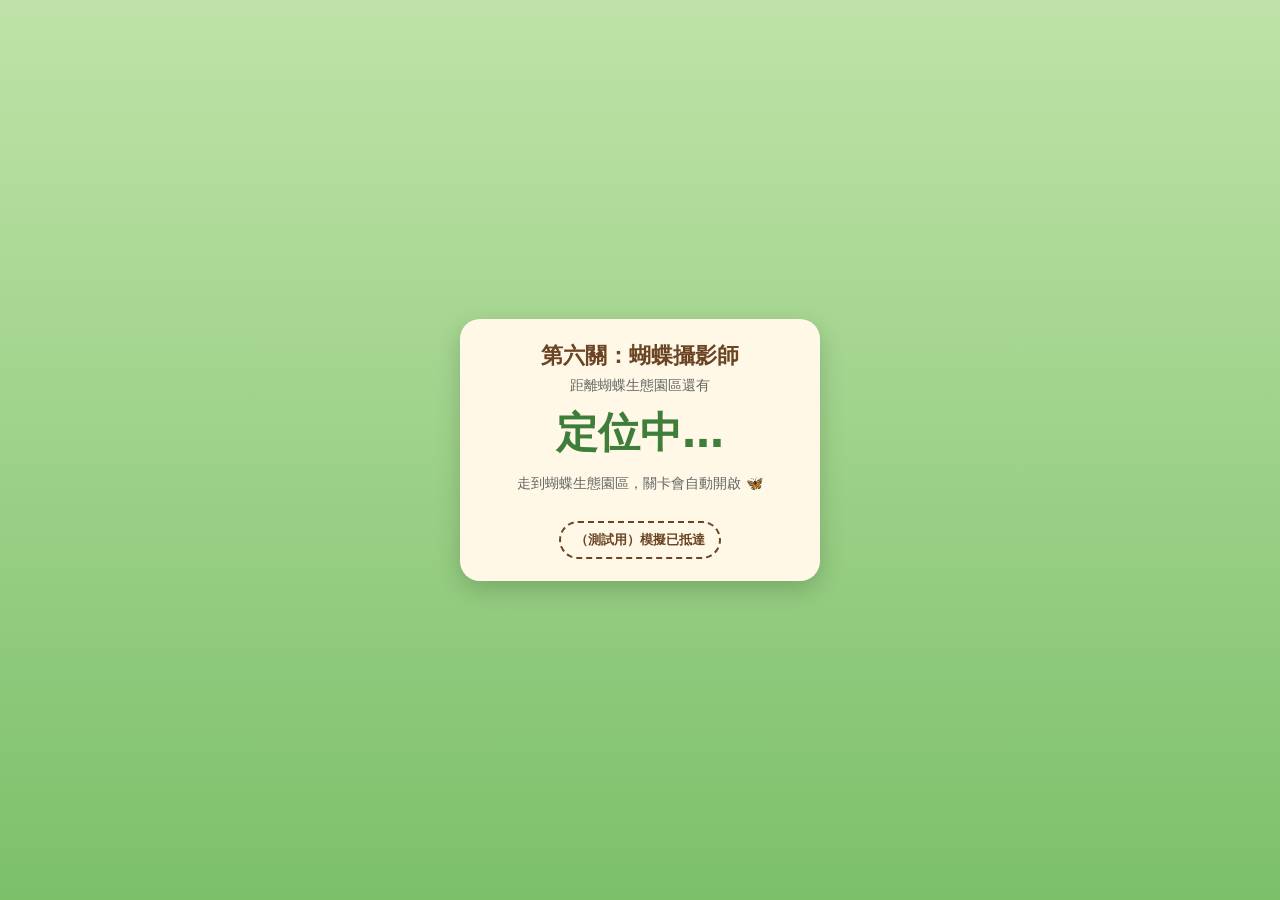
<file: level6-butterfly.html>
<!doctype html>
<html lang="zh-Hant">
<head>
<meta charset="utf-8">
<meta name="viewport" content="width=device-width,initial-scale=1,maximum-scale=1,user-scalable=no">
<title>第六關｜蝴蝶攝影師</title>
<script src="https://aframe.io/releases/1.5.0/aframe.min.js"></script>
<script src="../js/store.js"></script>
<script src="../js/ar-common.js"></script>
<link rel="stylesheet" href="../css/level.css">
<style>
  /* 圖鑑格：拍到才顯示蝴蝶名字 */
  #slots{position:absolute;top:calc(64px + env(safe-area-inset-top));left:50%;transform:translateX(-50%);display:flex;gap:8px}
  #slots .slot{width:78px;background:rgba(255,248,231,.92);border-radius:12px;padding:6px 4px;text-align:center;font-size:12px;font-weight:700;color:#999}
  #slots .slot .sw{width:34px;height:22px;margin:0 auto 4px;border-radius:50% 50% 40% 40%;background:#ddd;display:flex;align-items:center;justify-content:center;color:#fff;font-size:14px}
  #slots .slot.got{color:var(--brown)}
  #btn-shot{font-size:20px;padding:16px 30px}
  #flash{position:fixed;inset:0;background:#fff;opacity:0;pointer-events:none;z-index:8;transition:opacity .25s}
  #flash.on{opacity:.85;transition:none}
</style>
</head>
<body>

<video id="cam" playsinline muted autoplay></video>

<a-scene embedded vr-mode-ui="enabled:false" keyboard-shortcuts="enterVR:false" device-orientation-permission-ui="enabled:false" renderer="alpha:true;antialias:true" loading-screen="enabled:false">
  <a-assets>
    <!-- 蝴蝶模型 models/butterfly-purple/orange/white.glb，在 makeButterfly() 載入 -->
  </a-assets>
  <a-entity id="cam3d" camera look-controls="magicWindowTrackingEnabled:true;touchEnabled:false" position="0 1.6 0"></a-entity>
  <a-entity id="world"></a-entity>
  <a-entity light="type:ambient;intensity:0.9"></a-entity>
  <a-entity light="type:directional;intensity:0.6" position="1 3 2"></a-entity>
</a-scene>

<!-- 1. GPS 等待 -->
<section id="s-gps" class="screen active">
  <div class="card">
    <h1>第六關：蝴蝶攝影師</h1>
    <div class="muted">距離蝴蝶生態園區還有</div>
    <div class="big" id="dist">定位中…</div>
    <div class="muted" id="acc"></div>
    <p class="muted">走到蝴蝶生態園區，關卡會自動開啟 🦋</p>
    <button class="ghost" id="btn-sim">（測試用）模擬已抵達</button>
  </div>
</section>

<!-- 2. 米米開場 -->
<section id="s-intro" class="screen">
  <div class="card">
    <div class="mimi">🐿️</div>
    <div class="bubble">
      你知道嗎？「飛牛」的<b>飛</b>，說的就是蝴蝶喔！🦋<br>
      這裡的花叢有好幾種蝴蝶飛來飛去，<br>
      今天你是<b>蝴蝶攝影師</b>：<br>
      ① 轉動手機找蝴蝶，用<b>準心對準</b>牠<br>
      ② 按 <b>📸 拍照</b>！蝴蝶<b>停在花上休息</b>的時候最好拍<br>
      拍到 <b>3 種不同的蝴蝶</b>就過關！
    </div>
    <button id="btn-start">開始拍蝴蝶！</button>
    <p class="muted">會請求開啟相機與動作感測</p>
  </div>
</section>

<!-- 3. AR HUD -->
<div id="hud">
  <div id="counter">📸 <span id="got">0</span> / <span id="need">3</span> 種</div>
  <div id="slots"></div>
  <div id="reticle"></div>
  <button id="btn-shot" class="action-btn">📸 拍照</button>
  <div id="hint">轉動手機，找找花叢附近的蝴蝶</div>
</div>
<div id="flash"></div>

<!-- 4. 過關 -->
<section id="s-win" class="screen">
  <div class="card">
    <div class="mimi">🦋📸🦋</div>
    <h1>第六關完成！</h1>
    <p>你拍到了 3 種蝴蝶，已經收進圖鑑囉～</p>
    <div class="big">+<span id="reward">50</span> 飛牛幣</div>
    <div class="muted">目前共有 <b id="coins">0</b> 飛牛幣</div>
    <div class="fact">🐿️ <b>米米小知識</b><br>
      蝴蝶長大要靠兩種植物：成蟲吸花蜜的<b>蜜源植物</b>，和幼蟲吃的<b>食草</b>。像樺斑蝶的幼蟲最愛吃馬利筋。<br>
      觀察蝴蝶用「拍」的就好，不要抓牠，也不要摘花，蝴蝶才會一直留在這裡！</div>
    <button id="btn-back">回到地圖</button>
  </div>
</section>

<div id="toast"></div>

<script>
/* ========= 設定（現場實測後修改） ========= */
const CONFIG = {
  // TODO：到飛牛牧場蝴蝶生態園區用手機量實際座標再填入（目前為暫定值）
  checkpoint: { lat: 24.4888, lng: 120.7262, radius: 35 },
  perSpecies: 2,          // 每種蝴蝶有幾隻（同一種拍第二次不算）
  flowerCount: 7,         // 花的數量
  flowerDistance: [1.8, 2.8],
  flyTime: [2.6, 4.0],    // 從一朵花飛到另一朵花要幾秒
  restTime: [3.0, 5.0],   // 停在花上休息幾秒
  aimRest: 13,            // 蝴蝶休息時，準心離牠幾度內拍得到
  aimFly: 8,              // 蝴蝶飛行時，準心要更準
  size: 0.22,             // 蝴蝶模型縮放（模型寬約 1.9，縮成翅膀展開約 42 公分；比真的蝴蝶大，手機上才看得到）
  reward: 50
};
// TODO：請牧場確認蝴蝶園有哪些蝴蝶；換種類時改名字和顏色即可
// 三種都用同一個蝴蝶模型，只是換顏色（models/butterfly-紫/橘/白.glb）
const SPECIES = [
  { id:'euploea', name:'紫斑蝶', model:'butterfly-purple', wing:'#6a3fc4', scale:1.15 },
  { id:'danaus',  name:'樺斑蝶', model:'butterfly-orange', wing:'#e8892b', scale:1.0  },
  { id:'pieris',  name:'紋白蝶', model:'butterfly-white',  wing:'#e9e7df', scale:0.85 }
];

const { $, toast, hint } = FN;
const world=$('#world');
const flowers=[], flies=[];
const got=new Set();

/* ========= 模型 ========= */
function makeFlower(){
  const f=document.createElement('a-entity');
  const h=FN.rand(0.55,0.95), c=['#e86fa3','#b07cd8','#f5c542','#ff8a65'][Math.floor(Math.random()*4)];
  let petals='';
  for(let i=0;i<6;i++){ const a=i/6*Math.PI*2; petals+=`<a-sphere radius="0.05" scale="1 0.35 1" position="${Math.cos(a)*0.07} ${h} ${Math.sin(a)*0.07}" color="${c}"></a-sphere>`; }
  f.innerHTML=`
    <a-cylinder radius="0.012" height="${h}" position="0 ${h/2} 0" color="#4c9a3a"></a-cylinder>
    <a-sphere radius="0.05" scale="1.6 0.4 0.8" position="0.05 ${h*0.5} 0" rotation="0 0 25" color="#5fae4a"></a-sphere>
    ${petals}
    <a-sphere radius="0.04" position="0 ${h+0.02} 0" color="#f9e04b"></a-sphere>`;
  return {el:f, top:h+0.06};
}
/* 蝴蝶：模型是翅膀展開、正面朝 +Z 的樣子；每一幀轉向玩家，用左右縮放模擬拍翅膀 */
function makeButterfly(sp){
  const b=document.createElement('a-entity');
  const k=CONFIG.size*sp.scale;
  b.innerHTML=`<a-entity class="flap" scale="${k} ${k} ${k}">
      <a-entity gltf-model="url(../models/${sp.model}.glb)"></a-entity>
    </a-entity>`;
  return b;
}

/* ========= 建立關卡 ========= */
function buildLevel(){
  world.innerHTML=''; flowers.length=0; flies.length=0; got.clear();
  for(let i=0;i<CONFIG.flowerCount;i++){
    const ang=(i/CONFIG.flowerCount)*Math.PI*2+FN.rand(-0.25,0.25), d=FN.rand(...CONFIG.flowerDistance);
    const x=Math.sin(ang)*d, z=-Math.cos(ang)*d;
    const fl=makeFlower(); fl.el.setAttribute('position',`${x} 0 ${z}`);
    world.appendChild(fl.el);
    flowers.push({el:fl.el, pos:new THREE.Vector3(x, fl.top, z), busy:false});
  }
  SPECIES.forEach(sp=>{
    for(let k=0;k<CONFIG.perSpecies;k++){
      const el=makeButterfly(sp); world.appendChild(el);
      const start=flowers[Math.floor(Math.random()*flowers.length)];
      const bf={el, sp, pos:start.pos.clone().add(new THREE.Vector3(0,FN.rand(0.3,0.8),0)), state:'fly',
                from:null, to:null, flower:null, t0:0, dur:0, phase:Math.random()*10, gone:false};
      el.__bf=bf; flies.push(bf);
      flyToNewFlower(bf, performance.now());
    }
  });
  drawSlots();
  hint('轉動手機，找找花叢附近的蝴蝶');
}
function drawSlots(){
  $('#got').textContent=got.size;
  $('#slots').innerHTML=SPECIES.map(sp=>{
    const has=got.has(sp.id);
    return `<div class="slot ${has?'got':''}"><div class="sw" style="background:${has?sp.wing:'#ccc'};${has&&sp.id==='pieris'?'border:1px solid #bbb;':''}">${has?'':'?'}</div>${has?sp.name:'？？？'}</div>`;
  }).join('');
}

/* ========= 蝴蝶的飛行與休息 ========= */
function flyToNewFlower(bf, now){
  if(bf.flower) bf.flower.busy=false;
  const free=flowers.filter(f=>!f.busy);
  const target=free[Math.floor(Math.random()*free.length)] || flowers[0];
  target.busy=true;
  bf.flower=target; bf.state='fly'; bf.from=bf.pos.clone(); bf.to=target.pos.clone();
  bf.t0=now; bf.dur=FN.rand(...CONFIG.flyTime)*1000;
}
const tmpV=new THREE.Vector3(), camW=new THREE.Vector3();
function updateButterflies(now){
  const cam=$('#cam3d').getObject3D('camera'); if(cam) cam.getWorldPosition(camW);
  flies.forEach(bf=>{
    if(!bf.el.object3D) return;
    if(bf.state==='fly'){
      const p=Math.min(1,(now-bf.t0)/bf.dur), e=p<0.5?2*p*p:1-Math.pow(-2*p+2,2)/2;
      bf.pos.lerpVectors(bf.from, bf.to, e);
      // 飛行路線：中途抬高，左右擺動
      bf.pos.y+=Math.sin(p*Math.PI)*0.5 + Math.sin(now/260+bf.phase)*0.06;
      bf.pos.x+=Math.sin(now/420+bf.phase)*0.12*Math.sin(p*Math.PI);
      if(p>=1){ bf.state='rest'; bf.t0=now; bf.dur=FN.rand(...CONFIG.restTime)*1000; }
    }else if(bf.state==='rest'){
      if(now-bf.t0>bf.dur) flyToNewFlower(bf, now);
    }else if(bf.state==='leave'){
      const p=(now-bf.t0)/2000;
      bf.pos.y+=0.012; bf.pos.x+=Math.sin(now/200)*0.01;
      if(p>=1 && !bf.gone){ bf.gone=true; bf.el.parentNode&&bf.el.parentNode.removeChild(bf.el); }
    }
    const o=bf.el.object3D;
    o.position.copy(bf.pos);
    // 永遠面向玩家（只轉水平方向），讓翅膀正面朝向鏡頭
    o.rotation.y=Math.atan2(camW.x-bf.pos.x, camW.z-bf.pos.z);
    // 拍翅膀：飛行時快、休息時慢慢開合
    const speed = bf.state==='rest' ? 0.004 : 0.03;
    const amp   = bf.state==='rest' ? 0.5 : 1.1;
    const ang=(Math.sin(now*speed+bf.phase)*0.5+0.5)*amp;
    const fl=bf.el.querySelector('.flap');
    if(fl && fl.object3D){ const k=CONFIG.size*bf.sp.scale; fl.object3D.scale.set(k*(1-ang*0.75), k, k); }
  });
}

/* ========= 對準與拍照 ========= */
let aimed=null;
function loop(now){
  if(FN.running){
    updateButterflies(now);
    let best=null, bestA=999;
    if(FN.camVectors()){
      flies.forEach(bf=>{
        if(bf.state==='leave'||bf.gone) return;
        const a=FN.viewAngle(bf.el.object3D);
        const ok = a < (bf.state==='rest'?CONFIG.aimRest:CONFIG.aimFly);
        if(ok && a<bestA){ bestA=a; best=bf; }
      });
    }
    aimed=best; FN.setRing(aimed?1:0);
  }else if(flies.length){ updateButterflies(now); }
  requestAnimationFrame(loop);
}
requestAnimationFrame(loop);

function shutter(){
  const f=$('#flash'); f.classList.add('on'); requestAnimationFrame(()=>requestAnimationFrame(()=>f.classList.remove('on')));
  FN.tone(2200,0.04,'square',0.08); setTimeout(()=>FN.tone(1400,0.05,'square',0.06),60);
}
function shoot(bf){
  if(!FN.running) return;
  bf = bf || aimed;
  shutter(); FN.vibrate(30);
  if(!bf){ setTimeout(()=>toast('沒拍到～對準蝴蝶再按一次（停在花上的最好拍）'),150); return; }
  if(got.has(bf.sp.id)){ setTimeout(()=>toast(`${bf.sp.name}已經拍過了，找找別種蝴蝶吧`),150); return; }
  got.add(bf.sp.id);
  saveToDex(bf.sp);
  drawSlots();
  setTimeout(()=>{ FN.sfxGood(); toast(`拍到了！是${bf.sp.name} 🦋`, 1800); },150);
  // 拍完的蝴蝶飛走
  if(bf.flower) bf.flower.busy=false;
  bf.state='leave'; bf.t0=performance.now();
  if(got.size>=SPECIES.length){ FN.running=false; FN.setRing(0); hint('三種蝴蝶都拍到了！'); setTimeout(FN.finishLevel, 1800); }
  else hint(`還差 ${SPECIES.length-got.size} 種，找找不一樣顏色的蝴蝶`);
}
/* 存進圖鑑（給介面的圖鑑頁讀取） */
function saveToDex(sp){
  const dex=Store.getJSON('dex',{}); dex.butterfly=dex.butterfly||[];
  if(!dex.butterfly.includes(sp.name)) dex.butterfly.push(sp.name);
  Store.setJSON('dex',dex);
}

/* ========= 操作：按鈕或直接點蝴蝶 ========= */
$('#btn-shot').addEventListener('click',e=>{ e.stopPropagation(); shoot(); });
function tapAt(x,y){
  const hit=FN.pick(world,x,y,el=>!!el.__bf);
  if(hit && hit.el.__bf.state!=='leave'){ shoot(hit.el.__bf); return true; }
  return false;
}
let lastTouch=0;
window.addEventListener('touchstart',e=>{
  lastTouch=performance.now();
  if(!FN.running || e.target.closest('button')) return;
  const t=e.changedTouches[0]; tapAt(t.clientX,t.clientY);
},{passive:true});
window.addEventListener('click',e=>{
  if(!FN.running || e.target.closest('button') || performance.now()-lastTouch<800) return;
  tapAt(e.clientX,e.clientY);
});
// 電腦測試：F 或空白鍵拍照
window.addEventListener('keydown',e=>{ if(e.key==='f'||e.key==='F'||e.code==='Space'){ e.preventDefault(); shoot(); } });

/* ========= 啟動 ========= */
$('#need').textContent=SPECIES.length;
FN.init({ level:6, checkpoint:CONFIG.checkpoint, reward:CONFIG.reward, onStart:buildLevel });
</script>
</body>
</html>
</file>
<file: css/level.css>
/* =========================================================
   level.css：五個 AR 關卡共用的樣式
   顏色變數之後可以換成 Figma 設計稿的顏色
   ========================================================= */
:root{--green:#3f7d3a;--cream:#fff8e7;--brown:#6b4423;--orange:#f08a24;--red:#d9534f}
*{box-sizing:border-box;-webkit-tap-highlight-color:transparent}
html,body{margin:0;height:100%;overflow:hidden;background:#2f4a2a;font-family:"PingFang TC","Noto Sans TC",system-ui,sans-serif;color:#222;user-select:none;-webkit-user-select:none}
#cam{position:fixed;inset:0;width:100%;height:100%;object-fit:cover;z-index:0}
a-scene{position:fixed!important;inset:0;width:100%!important;height:100%!important;z-index:1}

/* 開場、GPS、過關畫面 */
.screen{position:fixed;inset:0;z-index:10;display:none;flex-direction:column;align-items:center;justify-content:center;padding:24px;text-align:center;background:linear-gradient(#bfe3a8,#7cc06a);overflow-y:auto}
.screen.active{display:flex}
.card{background:var(--cream);border-radius:20px;padding:22px 20px;max-width:360px;width:100%;box-shadow:0 8px 24px rgba(0,0,0,.18)}
h1{margin:0 0 6px;font-size:22px;color:var(--brown)}
.big{font-size:42px;font-weight:800;color:var(--green);margin:10px 0}
.muted{color:#666;font-size:14px}
button{border:0;border-radius:999px;padding:14px 26px;font-size:17px;font-weight:700;background:var(--orange);color:#fff;margin-top:14px;cursor:pointer;font-family:inherit}
button.ghost{background:transparent;color:var(--brown);border:2px dashed var(--brown);font-size:13px;padding:8px 14px}
.mimi{font-size:64px}
.bubble{background:#fff;border-radius:16px;padding:14px;margin-top:8px;text-align:left;line-height:1.6}
.fact{background:#fdf0d5;border-radius:14px;padding:12px;margin-top:12px;text-align:left;font-size:14px;line-height:1.6}

/* AR 遊戲中的 HUD */
#hud{position:fixed;inset:0;z-index:5;pointer-events:none;display:none}
#hud.active{display:block}
#counter{position:absolute;top:calc(14px + env(safe-area-inset-top));left:50%;transform:translateX(-50%);background:rgba(255,248,231,.92);padding:8px 18px;border-radius:999px;font-weight:800;font-size:18px;color:var(--brown);white-space:nowrap}
#hint{position:absolute;bottom:calc(28px + env(safe-area-inset-bottom));left:16px;right:16px;text-align:center;background:rgba(0,0,0,.55);color:#fff;padding:12px;border-radius:14px;font-size:15px}
.action-btn{position:absolute;left:50%;bottom:calc(96px + env(safe-area-inset-bottom));transform:translateX(-50%);pointer-events:auto;margin:0;box-shadow:0 4px 14px rgba(0,0,0,.3);white-space:nowrap}
.action-btn:disabled{background:#999}

/* 準心（--p：0~1 的進度） */
#reticle{position:absolute;left:50%;top:50%;width:56px;height:56px;margin:-28px 0 0 -28px;border-radius:50%;
  background:conic-gradient(var(--orange) calc(var(--p,0)*360deg),rgba(255,255,255,.35) 0);
  -webkit-mask:radial-gradient(circle,transparent 21px,#000 22px);mask:radial-gradient(circle,transparent 21px,#000 22px)}
#reticle::after{content:"";position:absolute;left:50%;top:50%;width:6px;height:6px;margin:-3px;border-radius:50%;background:#fff}

#toast{position:fixed;top:30%;left:50%;transform:translate(-50%,-50%) scale(.9);z-index:20;background:rgba(255,248,231,.96);color:var(--brown);padding:14px 20px;border-radius:16px;font-weight:700;font-size:17px;opacity:0;transition:.25s;pointer-events:none;max-width:85vw;text-align:center}
#toast.show{opacity:1;transform:translate(-50%,-50%) scale(1)}
</file>
